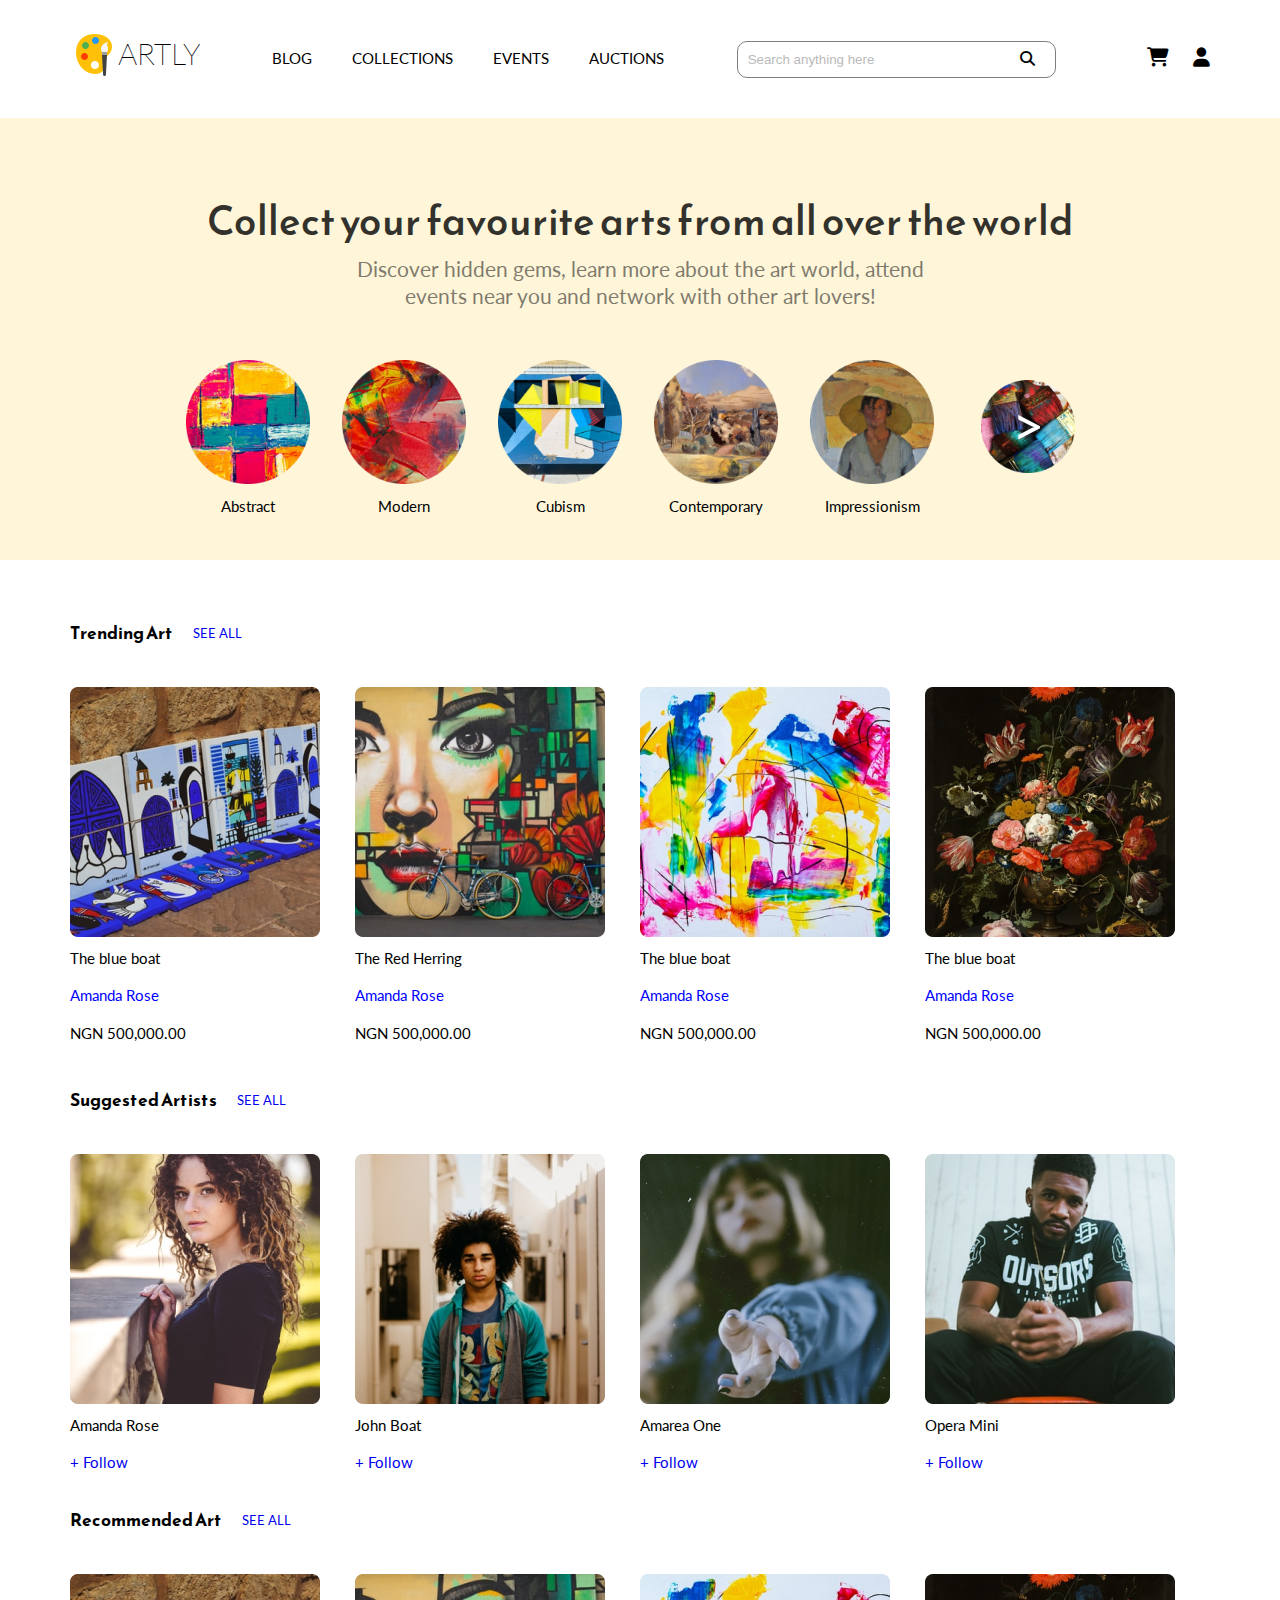
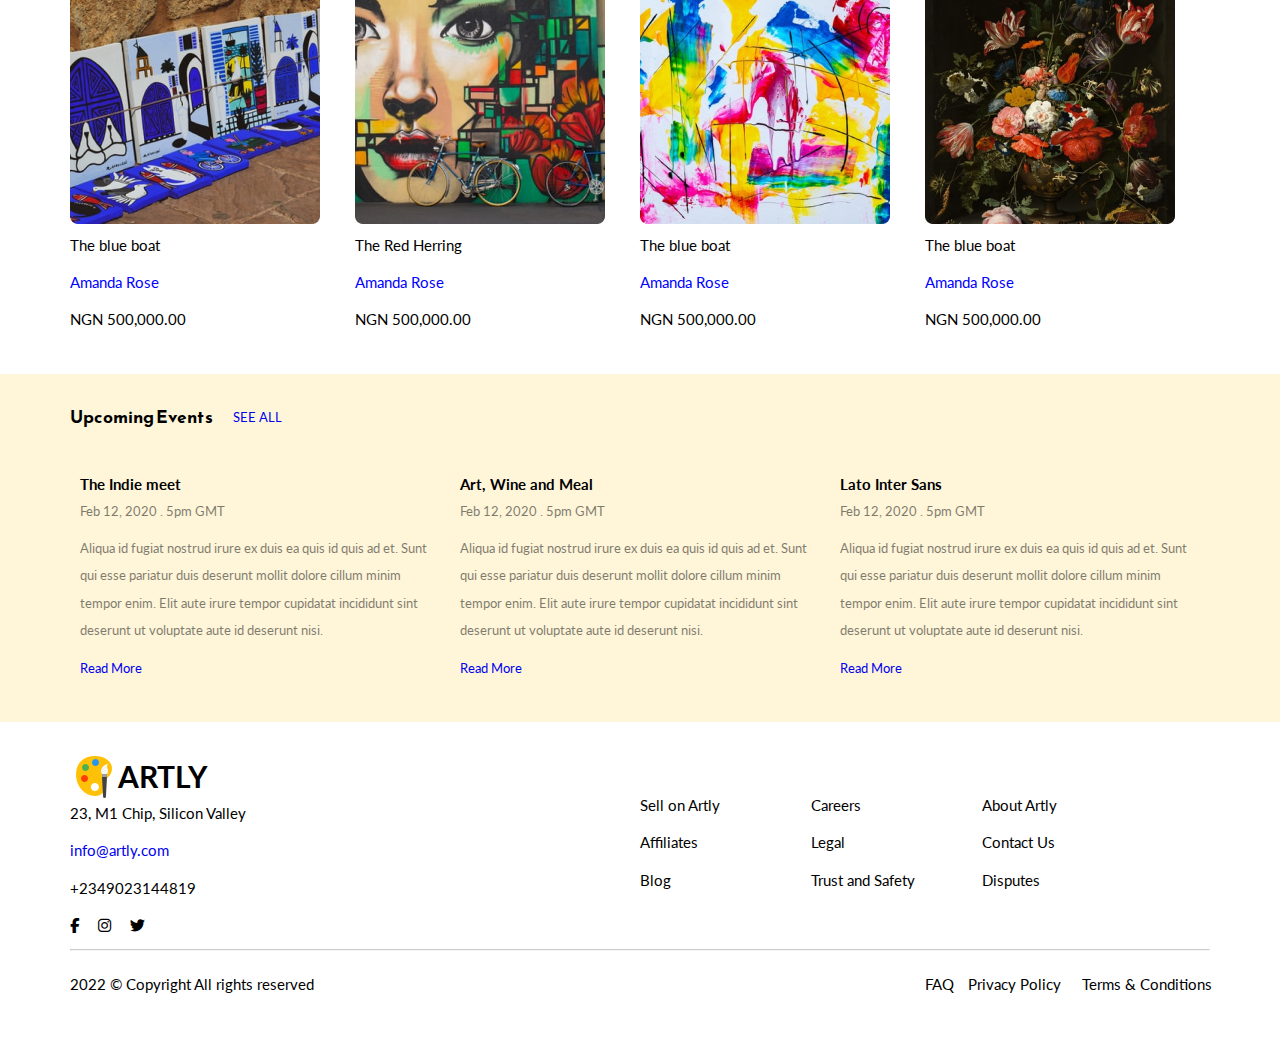
<file: index.html>
<!DOCTYPE html>
<html lang="en">
<head>
    <meta charset="UTF-8">
    <meta http-equiv="X-UA-Compatible" content="IE=edge">
    <meta name="viewport" content="width=device-width, initial-scale=1.0">
    <title>ARTLY</title>
    <link rel="stylesheet" href="/styles.css">
    <link rel="icon" href="/Images/favicon_io (2)/favicon-32x32.png">
    <link rel="stylesheet" href="https://cdnjs.cloudflare.com/ajax/libs/font-awesome/6.1.2/css/all.min.css">
</head>
<body>
    <header>
       <div class="container">
            <div class="nav-bar">
                <a href="/index.html">
                    <div class="logo">
                        <img src="/Images/Paint Palette With Brush.png" alt="logo">
                        <h1>ARTLY</h1>
                    </div>
                </a>
                <nav>
                    <ul>
                        <li><a href="/blog.html">BLOG</a></li>
                        <li><a href="#section2">COLLECTIONS</a></li>
                        <li><a href="#section3">EVENTS</a></li>
                        <li><a href="#">AUCTIONS</a></li>
                    </ul>
                </nav>
                <form action="">
                    <input type="text" name="text" placeholder="Search anything here">
                    <i class="fa-solid fa-magnifying-glass"></i>
                </form>
                <div class="nav-icons">
                   <a href="./cart.html"> <i class="fa-solid fa-cart-shopping"></i></a>
                    <a href="./profile.html"><i class="fa-solid fa-user"></i></a>
                </div>
            </div>
       </div>
    </header>
    <section id="section1">
        <div class="container">
            <div class="sec-head">
                <h1>Collect your favourite arts from all over the world</h1>
                <p class="sec-p">
                    Discover hidden gems, learn more about the art world, attend events near you and network with other art lovers!
                </p>
                <div class="sec-image">
                    <div>
                        <img src="/Images/Ellipse 1.png" alt="pic">
                        <p>Abstract</p>
                    </div>
                    <div>
                        <img src="/Images/Ellipse 2.png" alt="pic">
                        <p>Modern</p>
                    </div>
                    <div>
                        <img src="/Images/Ellipse 3.png" alt="pic">
                        <p>Cubism</p>
                    </div>
                    <div>
                        <img src="/Images/Ellipse 4.png" alt="pic">
                        <p>Contemporary</p>
                    </div>
                    <div>
                        <img src="/Images/Ellipse 5.png" alt="pic">
                        <p>Impressionism</p>
                    </div>
                    <div id="ellipse6">
                        <img class="ellipse" src="/Images/Ellipse 6.png" alt="pic">
                        <p>></p>
                    </div>
                </div>
            </div>
        </div>
    </section>
    <section id="section2">
        <div class="container">
            <div class="trending">
                <div class="trending-head">
                    <h3>Trending Art</h3>
                    <a class="see-link" href="#">SEE ALL</a>
                </div>
                <div class="trending-art">
                    <div>
                        <img src="/Images/Rectangle 114.png" alt="art">
                        <p>The blue boat</p>
                        <p class="amanda">Amanda Rose</p>
                        <p>NGN 500,000.00</p>
                    </div>
                    <div>
                        <a href="/herring.html">
                            <img src="/Images/Rectangle 115.png" alt="art">
                        </a>
                        <p>The Red Herring</p>
                        <p class="amanda">Amanda Rose</p>
                        <p>NGN 500,000.00</p>
                    </div>
                    <div>
                        <img src="/Images/Rectangle 116.png" alt="art">
                        <p>The blue boat</p>
                        <p class="amanda">Amanda Rose</p>
                        <p>NGN 500,000.00</p>
                    </div>
                    <div>
                        <img src="/Images/Rectangle 115 (1).png" alt="art">
                        <p>The blue boat</p>
                        <p class="amanda">Amanda Rose</p>
                        <p>NGN 500,000.00</p>
                    </div>
                </div>
            </div>


            <div class="artists">
                <div class="artists-head">
                    <h3>Suggested Artists</h3>
                    <a class="see-link" href="#">SEE ALL</a>
                </div>
                <div class="artists-pic">
                    <div>
                        <img src="/Images/Rectangle 117.png" alt="art">
                        <p>Amanda Rose</p>
                        <a href="#">+ Follow</a>
                    </div>
                    <div>
                        <img src="/Images/Rectangle 118.png" alt="art">
                        <p>John Boat</p>
                        <a href="#">+ Follow</a>
                    </div>
                    <div>
                        <img src="/Images/Rectangle 119.png" alt="art">
                        <p>Amarea One</p>
                        <a href="#">+ Follow</a>
                    </div>
                    <div>
                        <img src="/Images/Rectangle 120.png" alt="art">
                        <p>Opera Mini</p>
                        <a href="#">+ Follow</a>
                    </div>
                </div>
            </div>

            <div class="recommended">
                <div class="recommended-head">
                    <h3>Recommended Art</h3>
                    <a class="see-link" href="#">SEE ALL</a>
                </div>
                <div class="recommended-art">
                    <div>
                        <img src="/Images/Rectangle 114.png" alt="art">
                        <p>The blue boat</p>
                        <p class="amanda">Amanda Rose</p>
                        <p>NGN 500,000.00</p>
                    </div>
                    <div>
                        <a href="/herring.html"><img src="/Images/Rectangle 115.png" alt="art"></a>
                        <p>The Red Herring</p>
                        <p class="amanda">Amanda Rose</p>
                        <p>NGN 500,000.00</p>
                    </div>
                    <div>
                        <img src="/Images/Rectangle 116.png" alt="art">
                        <p>The blue boat</p>
                        <p class="amanda">Amanda Rose</p>
                        <p>NGN 500,000.00</p>
                    </div>
                    <div>
                        <img src="/Images/Rectangle 115 (1).png" alt="art">
                        <p>The blue boat</p>
                        <p class="amanda">Amanda Rose</p>
                        <p>NGN 500,000.00</p>
                    </div>
                </div>
            </div>
        </div>
    </section>
    <section id="section3">
        <div class="container">
            <div class="events">
                <div class="events-head">
                    <h3>Upcoming Events</h3>
                    <a href="#">SEE ALL</a>
                </div>
                <div class="events-card">
                    <div class="cards">
                        <div class="cards-head">
                            <h4>The Indie meet</h4>
                            <p>Feb 12, 2020 . 5pm GMT</p>
                        </div>
                        <p class="p">
                            Aliqua id fugiat nostrud irure ex duis ea quis id quis ad et. Sunt qui esse pariatur duis deserunt mollit dolore cillum minim tempor enim. Elit aute irure tempor cupidatat incididunt sint deserunt ut voluptate aute id deserunt nisi.
                        </p>
                        <a href="#">Read More</a>
                    </div>
                    <div class="cards">
                        <div class="cards-head">
                            <h4>Art, Wine and Meal</h4>
                            <p>Feb 12, 2020 . 5pm GMT</p>
                        </div>
                        <p class="p">
                            Aliqua id fugiat nostrud irure ex duis ea quis id quis ad et. Sunt qui esse pariatur duis deserunt mollit dolore cillum minim tempor enim. Elit aute irure tempor cupidatat incididunt sint deserunt ut voluptate aute id deserunt nisi.
                        </p>
                        <a href="#">Read More</a>
                    </div>
                    <div class="cards">
                        <div class="cards-head">
                            <h4>Lato Inter Sans</h4>
                            <p>Feb 12, 2020 . 5pm GMT</p>
                        </div>
                        <p class="p">
                            Aliqua id fugiat nostrud irure ex duis ea quis id quis ad et. Sunt qui esse pariatur duis deserunt mollit dolore cillum minim tempor enim. Elit aute irure tempor cupidatat incididunt sint deserunt ut voluptate aute id deserunt nisi.
                        </p>
                        <a href="#">Read More</a>
                    </div>
                </div>
            </div>
        </div>
    </section>
</body>
<footer>
    <div class="container">
        <div class="details">
            <div>
                <div class="contacts">
                    <a href="/index.html">
                        <div class="logo">
                            <img src="/Images/Paint Palette With Brush.png" alt="pic">
                            <h1>ARTLY</h1>
                        </div>
                    </a>
                    <p>23, M1 Chip, Silicon Valley</p>
                    <p><a href="mailto:info@artly.com">info@artly.com</a></p>
                    <p>+2349023144819</p>
                </div>    
                <div class="socials">
                    <i class="fa-brands fa-facebook-f"></i>
                    <i class="fa-brands fa-instagram"></i>
                    <i class="fa-brands fa-twitter"></i>
                </div>
           </div>
            <div>
                <ul>
                    <li>Sell on Artly</li>
                    <li>Careers</li>
                    <li>About Artly</li>
                    <li>Affiliates</li>
                    <li>Legal</li>
                    <li> Contact Us</li>
                    <li>Blog</li>
                    <li>Trust and Safety</li>
                    <li>Disputes</li>
                </ul>
            </div>
        </div>
        <hr>
        <div class="copyright">
            <p>2022 &copy; Copyright All rights reserved </p>
            <div>
                <ul>
                    <li>FAQ</li>
                    <li>Privacy Policy</li>
                    <li>Terms & Conditions</li>
                </ul>
            </div>
        </div>
    </div>
</footer>
</html>
</file>
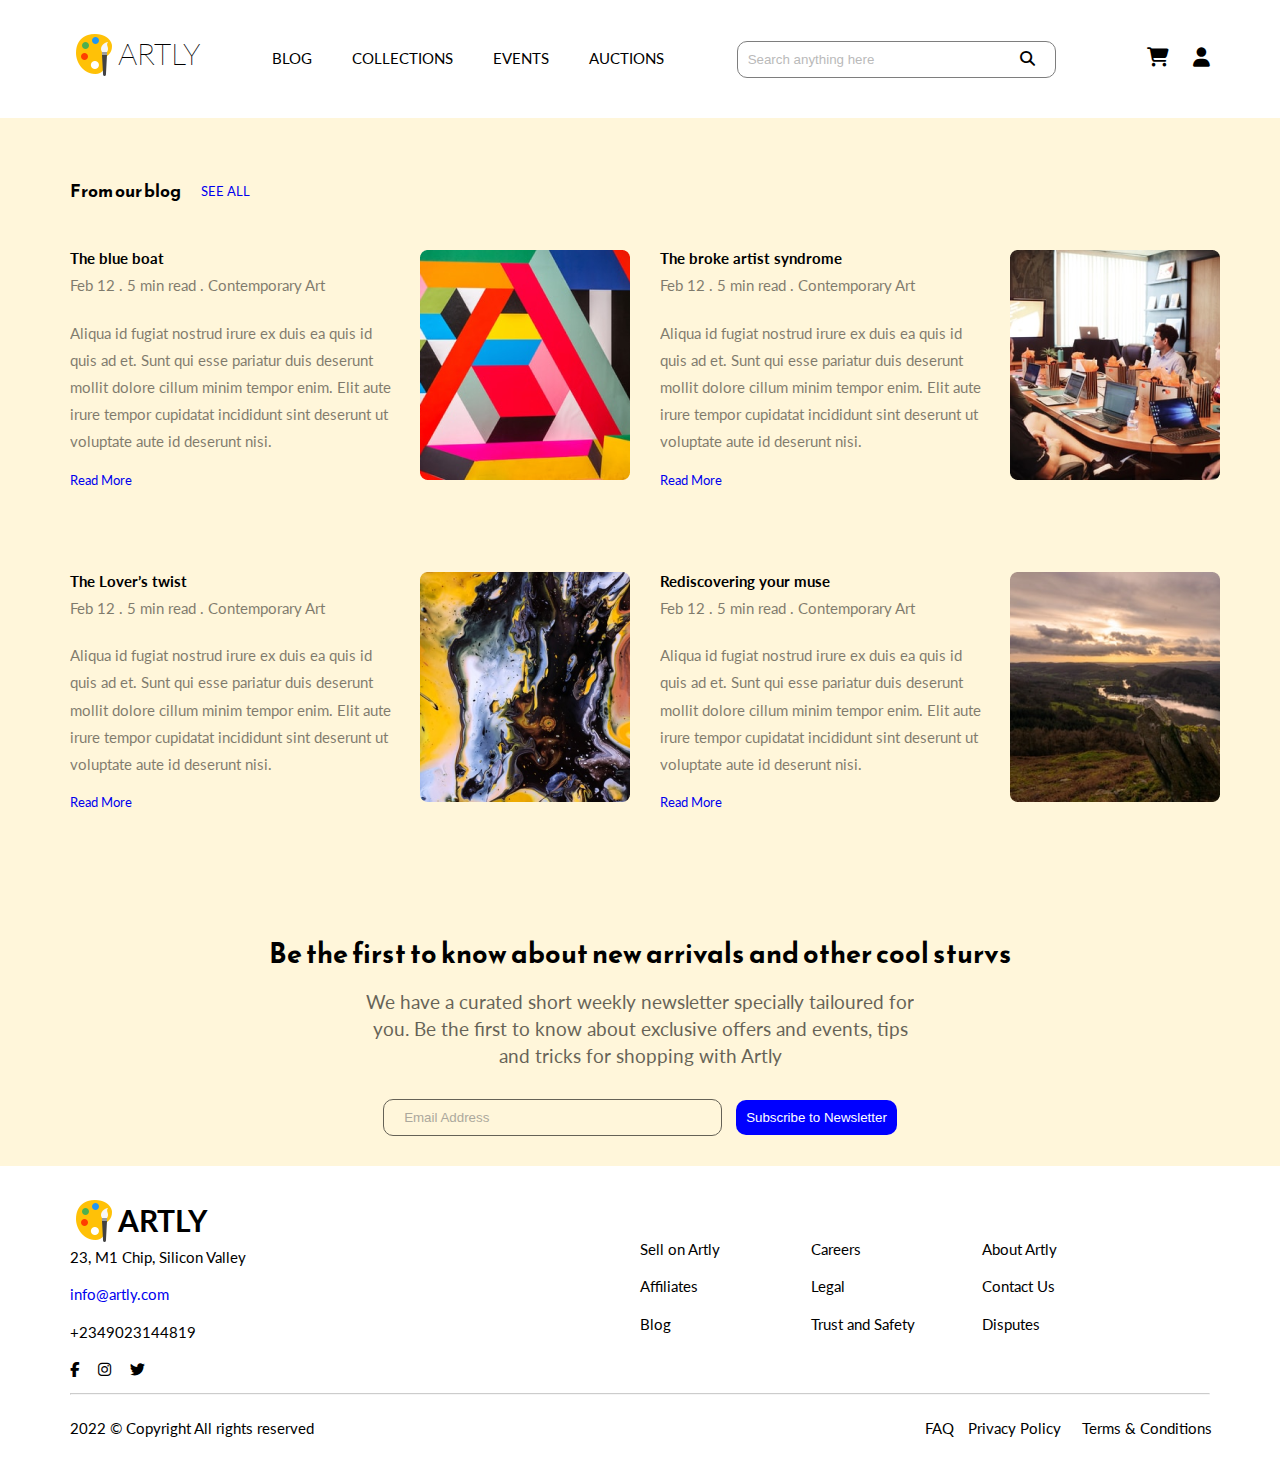
<file: blog.html>
<!DOCTYPE html>
<html lang="en">
<head>
    <meta charset="UTF-8">
    <meta http-equiv="X-UA-Compatible" content="IE=edge">
    <meta name="viewport" content="width=device-width, initial-scale=1.0">
    <title>ARTLY | BLOG</title>
    <link rel="stylesheet" href="/blog.css">
    <link rel="icon" href="/Images/favicon_io (2)/favicon-32x32.png">
    <link rel="stylesheet" href="https://cdnjs.cloudflare.com/ajax/libs/font-awesome/6.1.2/css/all.min.css">
</head>
<body>
    <header>
        <div class="container">
            <div class="nav-bar">
                <a href="/index.html">
                    <div class="logo">
                        <img src="/Images/Paint Palette With Brush.png" alt="logo">
                        <h1>ARTLY</h1>
                    </div>
                </a>
                 <nav>
                    <ul>
                        <li><a href="/blog.html">BLOG</a></li>
                        <li><a href="#">COLLECTIONS</a></li>
                        <li><a href="#">EVENTS</a></li>
                        <li><a href="#">AUCTIONS</a></li>
                    </ul>
                </nav>
                <form action="">
                    <input type="text" name="text" placeholder="Search anything here">
                    <i class="fa-solid fa-magnifying-glass"></i>
                </form>
                <div class="nav-icons">
                    <a href="./cart.html"> <i class="fa-solid fa-cart-shopping"></i></a>
                    <a href="./profile.html"><i class="fa-solid fa-user"></i></a>
                </div>
            </div>
        </div>
    </header>
    <section id="section1">
        <div class="container">
            <div class="blog">
                <h3>From our blog</h3>
                <a href="#">SEE ALL</a>
            </div>
            <div class="blog-cards">
                <div class="card">
                    <div class="card-head">
                        <h4>The blue boat</h4>
                        <p>Feb 12 . 5 min read . Contemporary Art</p>
                    </div>
                    <div class="card-body">
                        <div>
                            <p>
                                Aliqua id fugiat nostrud irure ex duis ea quis id quis ad et. Sunt qui esse pariatur duis deserunt mollit dolore cillum minim tempor enim. Elit aute irure tempor cupidatat incididunt sint deserunt ut voluptate aute id deserunt nisi.
                            </p>
                            <a href="#">Read More</a>
                        </div>
                        <div>
                            <img src="/Images/Rectangle 122.png" alt="">
                        </div>
                    </div>
                </div>
                <div class="card">
                    <div class="card-head">
                        <h4>The broke artist syndrome</h4>
                        <p>Feb 12 . 5 min read . Contemporary Art</p>
                    </div>
                    <div class="card-body">
                        <div>
                            <p>
                                Aliqua id fugiat nostrud irure ex duis ea quis id quis ad et. Sunt qui esse pariatur duis deserunt mollit dolore cillum minim tempor enim. Elit aute irure tempor cupidatat incididunt sint deserunt ut voluptate aute id deserunt nisi.
                            </p>
                            <a href="#">Read More</a>
                        </div>
                        <div>
                            <img src="/Images/Rectangle 123.png" alt="">
                        </div>
                    </div>
                </div>
                <div class="card">
                    <div class="card-head">
                        <h4>The Lover’s twist</h4>
                        <p>Feb 12 . 5 min read . Contemporary Art</p>
                    </div>
                    <div class="card-body">
                        <div>
                            <p>
                                Aliqua id fugiat nostrud irure ex duis ea quis id quis ad et. Sunt qui esse pariatur duis deserunt mollit dolore cillum minim tempor enim. Elit aute irure tempor cupidatat incididunt sint deserunt ut voluptate aute id deserunt nisi.
                            </p>
                            <a href="#">Read More</a>
                        </div>
                        <div>
                            <img src="/Images/Rectangle 124.png" alt="">
                        </div>
                    </div>
                </div>
                <div class="card">
                    <div>
                        <div class="card-head">
                            <h4>Rediscovering your muse</h4>
                            <p>Feb 12 . 5 min read . Contemporary Art</p>
                        </div>
                    </div>
                    <div class="card-body">
                        <div>
                            <p>
                                Aliqua id fugiat nostrud irure ex duis ea quis id quis ad et. Sunt qui esse pariatur duis deserunt mollit dolore cillum minim tempor enim. Elit aute irure tempor cupidatat incididunt sint deserunt ut voluptate aute id deserunt nisi.
                            </p>
                            <a href="#">Read More</a>
                        </div>
                        <div>
                            <img src="/Images/Rectangle 125.png" alt="">
                        </div>
                    </div>
                </div>
            </div>
        </div>
    </section>
    <section id="section2">
        <div class="container">
            <h1>Be the first to know about new arrivals and other cool sturvs</h1>
            <p>
                We have a curated short weekly newsletter specially tailoured for you. Be the first to know about exclusive offers and events, tips and tricks for shopping with Artly
            </p>
            <form action="">
                <input type="text" id="input" name="text" placeholder="Email Address">
                <input type="button" id="btn" name="button" value="Subscribe to Newsletter">
            </form>
        </div>
    </section>
</body>
<footer>
    <div class="container">
        <div class="details">
            <div>
                <div class="contacts">
                    <a href="/index.html">
                        <div class="logo">
                            <img src="/Images/Paint Palette With Brush.png" alt="pic">
                            <h1>ARTLY</h1>
                        </div>
                    </a>
                    <p>23, M1 Chip, Silicon Valley</p>
                    <p><a href="mailto:info@artly.com">info@artly.com</a></p>
                    <p>+2349023144819</p>
                </div>    
                <div class="socials">
                    <i class="fa-brands fa-facebook-f"></i>
                    <i class="fa-brands fa-instagram"></i>
                    <i class="fa-brands fa-twitter"></i>
                </div>
           </div>
            <div>
                <ul>
                    <li>Sell on Artly</li>
                    <li>Careers</li>
                    <li>About Artly</li>
                    <li>Affiliates</li>
                    <li>Legal</li>
                    <li> Contact Us</li>
                    <li>Blog</li>
                    <li>Trust and Safety</li>
                    <li>Disputes</li>
                </ul>
            </div>
        </div>
        <hr>
        <div class="copyright">
            <p>2022 &copy; Copyright All rights reserved </p>
            <div>
                <ul>
                    <li>FAQ</li>
                    <li>Privacy Policy</li>
                    <li>Terms & Conditions</li>
                </ul>
            </div>
        </div>
    </div>
</footer>
</html>
</file>
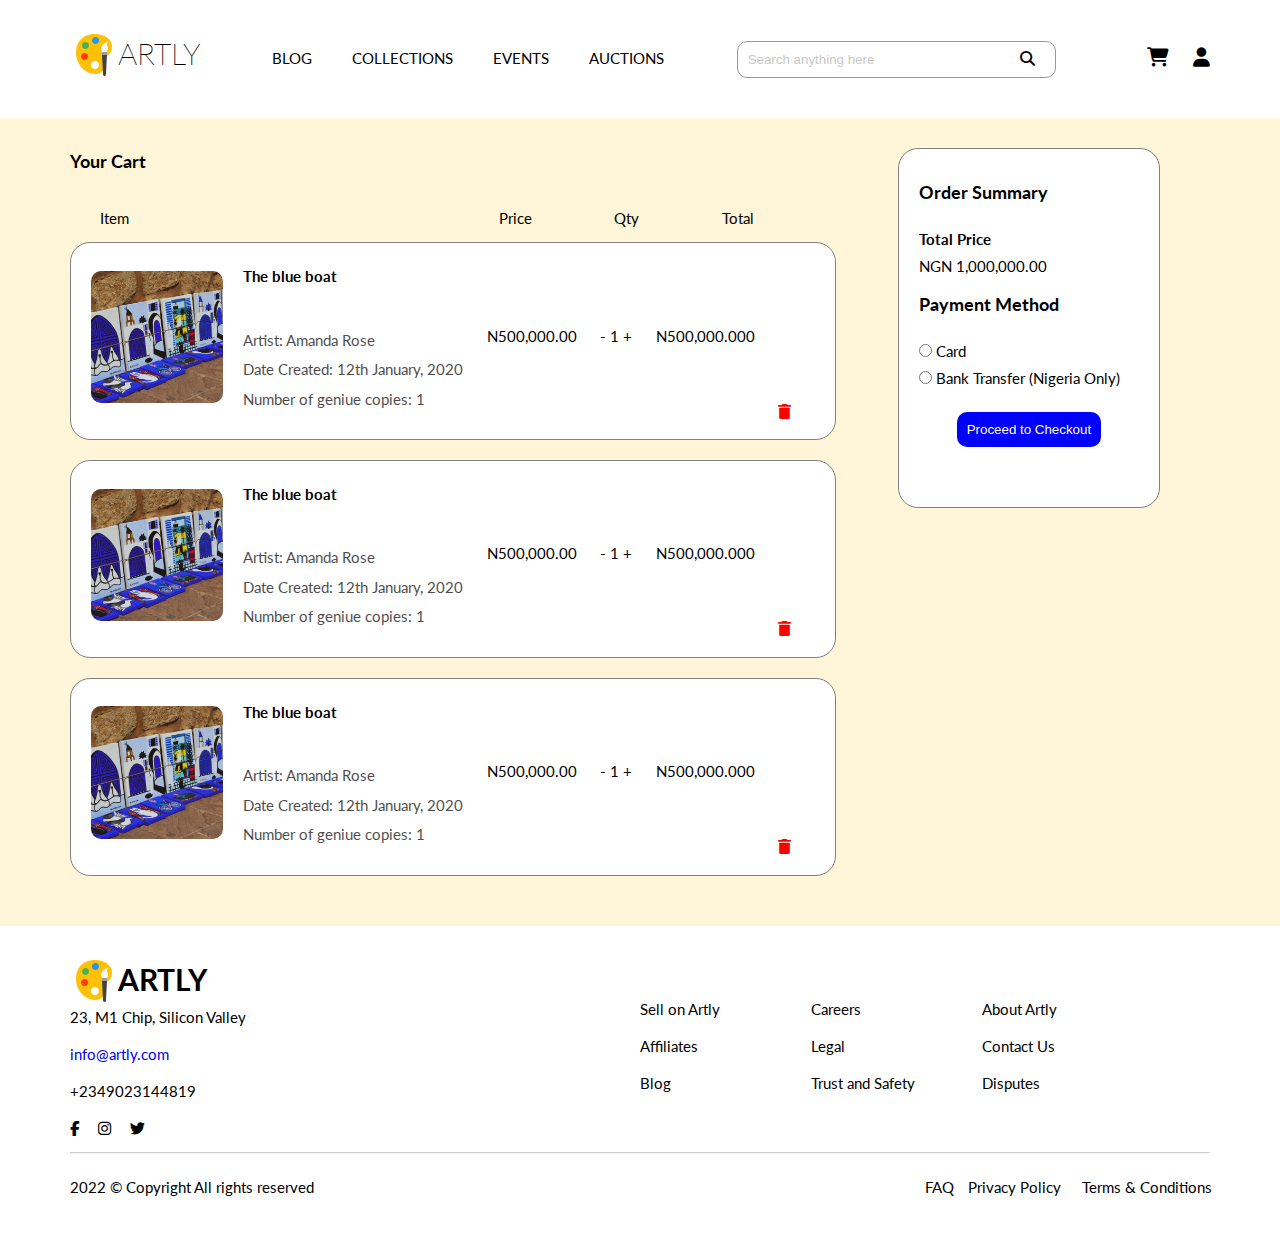
<file: cart.html>
<!DOCTYPE html>
<html lang="en">
<head>
    <meta charset="UTF-8">
    <meta http-equiv="X-UA-Compatible" content="IE=edge">
    <meta name="viewport" content="width=device-width, initial-scale=1.0">
    <title>ARTLY | CART</title>
    <link rel="stylesheet" href="/cart.css">
    <link rel="icon" href="/Images/favicon_io (2)/favicon-32x32.png">
    <link rel="stylesheet" href="https://cdnjs.cloudflare.com/ajax/libs/font-awesome/6.1.2/css/all.min.css">
</head>
<body>
    <header>
        <div class="container">
             <div class="nav-bar">
                 <a href="/index.html">
                     <div class="logo">
                         <img src="/Images/Paint Palette With Brush.png" alt="logo">
                         <h1>ARTLY</h1>
                     </div>
                 </a>
                 <nav>
                     <ul>
                         <li><a href="/blog.html">BLOG</a></li>
                         <li><a href="#">COLLECTIONS</a></li>
                         <li><a href="#">EVENTS</a></li>
                         <li><a href="#">AUCTIONS</a></li>
                     </ul>
                 </nav>
                 <form action="">
                     <input type="text" name="text" placeholder="Search anything here">
                     <i class="fa-solid fa-magnifying-glass"></i>
                 </form>
                 <div class="nav-icons">
                    <a href="./cart.html"> <i class="fa-solid fa-cart-shopping"></i></a>
                     <a href="./profile.html"><i class="fa-solid fa-user"></i></a>
                 </div>
             </div>
        </div>
     </header>
     <section>
        <div class="container">
            <div class="cart">
                <div class="cart-head">
                    <h3>Your Cart</h3>
                </div>
                <div class="cart-table">
                    <div class="cart-table-details">
                        <p class="item">Item</p>
                        <p>Price</p>
                        <p>Qty</p>
                        <p>Total</p>
                    </div>
                    <div class="cart-table-items">
                        <div class="item-img">
                            <div class="card-img">
                                <img src="/Images/Rectangle 114.png" alt="">
                            </div>
                           <div class="features">
                                <h4>The blue boat</h4>
                                <p>Artist: Amanda Rose</p>
                                <p>Date Created: 12th January, 2020</p>
                                <p>Number of geniue copies: 1</p>
                            </div>
                            <div class="price">
                                <p>N500,000.00</p>
                            </div>
                            <div class="qty">
                                <p>- 1 +</p>
                            </div>
                            <div class="total">
                                <p>N500,000.000</p>
                            </div>
                            <div>
                                <i class="fa-solid fa-trash"></i>
                            </div>
                       </div>
                    </div>
                    <div class="cart-table-items">
                        <div class="item-img">
                            <div class="card-img">
                                <img src="/Images/Rectangle 114.png" alt="">
                            </div>
                           <div class="features">
                                <h4>The blue boat</h4>
                                <p>Artist: Amanda Rose</p>
                                <p>Date Created: 12th January, 2020</p>
                                <p>Number of geniue copies: 1</p>
                            </div>
                            <div class="price">
                                <p>N500,000.00</p>
                            </div>
                            <div class="qty">
                                <p>- 1 +</p>
                            </div>
                            <div class="total">
                                <p>N500,000.000</p>
                            </div>
                            <div>
                                <i class="fa-solid fa-trash"></i>
                            </div>
                       </div>
                    </div>
                    <div class="cart-table-items">
                        <div class="item-img">
                            <div class="card-img">
                                <img src="/Images/Rectangle 114.png" alt="">
                            </div>
                           <div class="features">
                                <h4>The blue boat</h4>
                                <p>Artist: Amanda Rose</p>
                                <p>Date Created: 12th January, 2020</p>
                                <p>Number of geniue copies: 1</p>
                            </div>
                            <div class="price">
                                <p>N500,000.00</p>
                            </div>
                            <div class="qty">
                                <p>- 1 +</p>
                            </div>
                            <div class="total">
                                <p>N500,000.000</p>
                            </div>
                            <div>
                                <i class="fa-solid fa-trash"></i>
                            </div>
                       </div>
                    </div>
                </div>
            </div>
            <div class="summary">
                <h3>Order Summary</h3>
                <div>
                    <h4>Total Price</h4>
                    <p>NGN 1,000,000.00</p>
                </div>
                <div>
                    <h3>Payment Method</h3>
                    <form action="">
                        <input type="radio" name="payment" id="pay-card" value="card">
                        <label for="">Card</label> <br>
                        <input type="radio" name="payment" id="Bank-transfer" value="bank">
                        <label for="">Bank Transfer (Nigeria Only)</label>
                    </form>
                    <div class="btn-div">
                        <a href="./checkout1.html">
                            <button>Proceed to Checkout</button>
                        </a>
                    </div>
                </div>
            </div>
        </div>
     </section>
</body>
<footer>
    <div class="container">
        <div class="details">
            <div>
                <div class="contacts">
                    <a href="/index.html">
                        <div class="logo">
                            <img src="/Images/Paint Palette With Brush.png" alt="pic">
                            <h1>ARTLY</h1>
                        </div>
                    </a>
                    <p>23, M1 Chip, Silicon Valley</p>
                    <p><a href="mailto:info@artly.com">info@artly.com</a></p>
                    <p>+2349023144819</p>
                </div>    
                <div class="socials">
                    <i class="fa-brands fa-facebook-f"></i>
                    <i class="fa-brands fa-instagram"></i>
                    <i class="fa-brands fa-twitter"></i>
                </div>
           </div>
            <div>
                <ul>
                    <li>Sell on Artly</li>
                    <li>Careers</li>
                    <li>About Artly</li>
                    <li>Affiliates</li>
                    <li>Legal</li>
                    <li> Contact Us</li>
                    <li>Blog</li>
                    <li>Trust and Safety</li>
                    <li>Disputes</li>
                </ul>
            </div>
        </div>
        <hr>
        <div class="copyright">
            <p>2022 &copy; Copyright All rights reserved </p>
            <div>
                <ul>
                    <li>FAQ</li>
                    <li>Privacy Policy</li>
                    <li>Terms & Conditions</li>
                </ul>
            </div>
        </div>
    </div>
</footer>
</html>
</file>
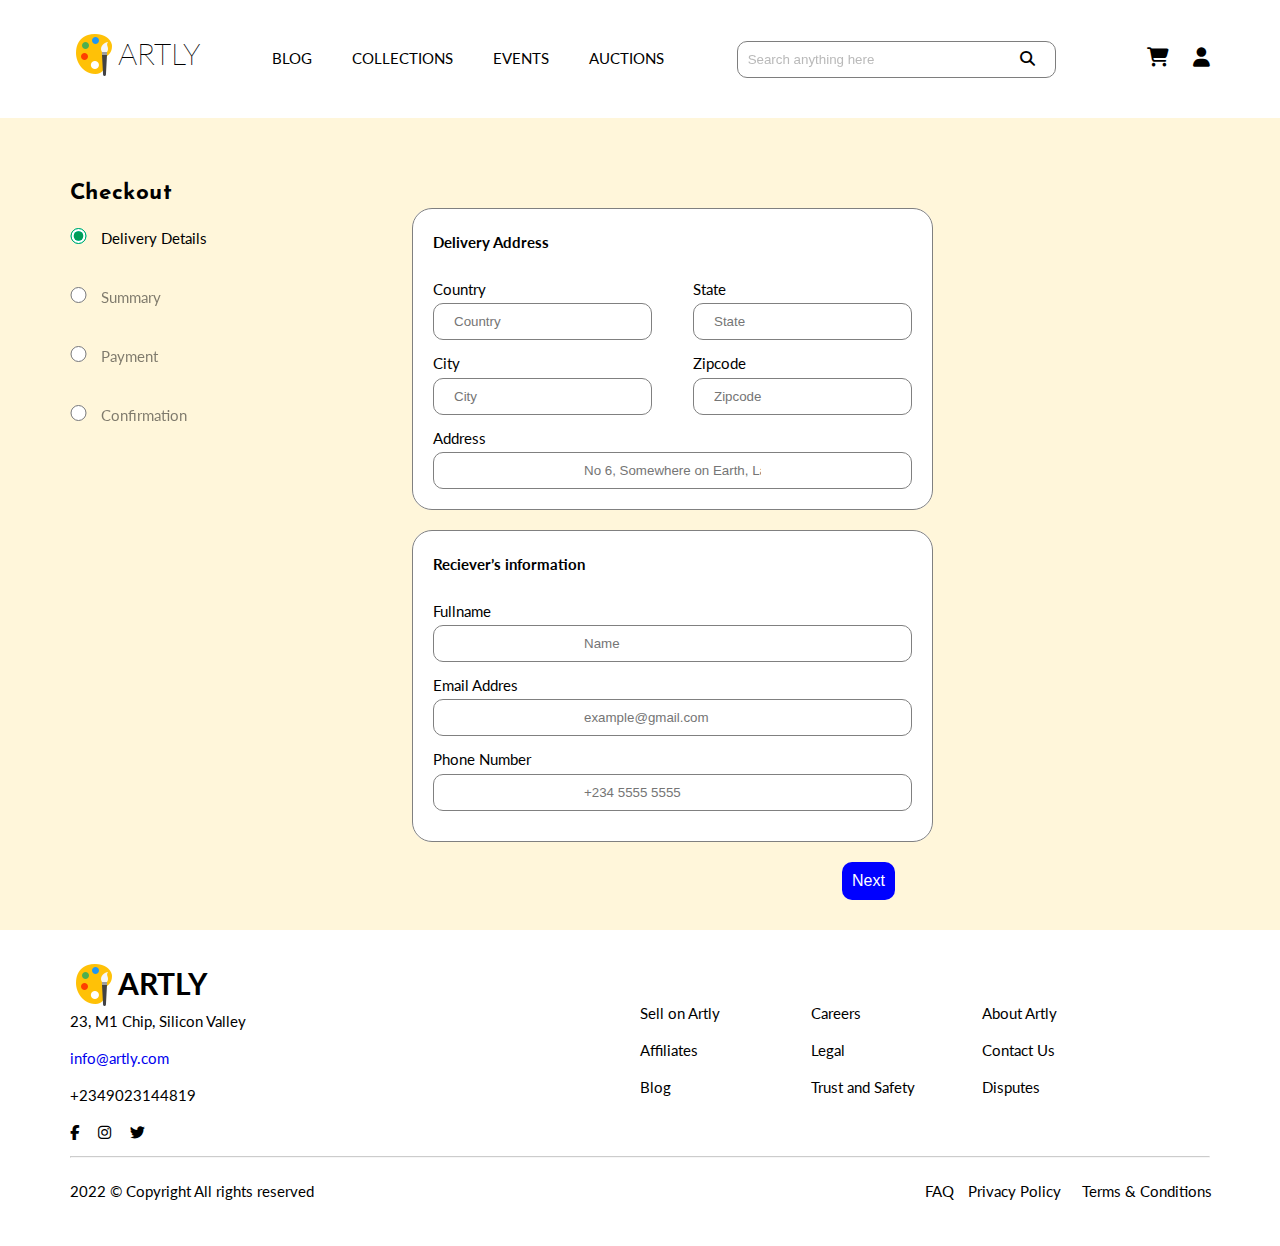
<file: checkout1.html>
<!DOCTYPE html>
<html lang="en">
<head>
    <meta charset="UTF-8">
    <meta http-equiv="X-UA-Compatible" content="IE=edge">
    <meta name="viewport" content="width=device-width, initial-scale=1.0">
    <title>ARTLY | CHECKOUT</title>
    <link rel="stylesheet" href="/checkout1.css">
    <link rel="icon" href="/Images/favicon_io (2)/favicon-32x32.png">
    <link rel="stylesheet" href="https://cdnjs.cloudflare.com/ajax/libs/font-awesome/6.1.2/css/all.min.css">
</head>
<body>
    <header>
        <div class="container">
             <div class="nav-bar">
                 <a href="/index.html">
                     <div class="logo">
                         <img src="/Images/Paint Palette With Brush.png" alt="logo">
                         <h1>ARTLY</h1>
                     </div>
                 </a>
                 <nav>
                     <ul>
                         <li><a href="/blog.html">BLOG</a></li>
                         <li><a href="#">COLLECTIONS</a></li>
                         <li><a href="#">EVENTS</a></li>
                         <li><a href="#">AUCTIONS</a></li>
                     </ul>
                 </nav>
                 <form action="">
                     <input type="text" name="text" placeholder="Search anything here">
                     <i class="fa-solid fa-magnifying-glass"></i>
                 </form>
                 <div class="nav-icons">
                    <a href="./cart.html"> <i class="fa-solid fa-cart-shopping"></i></a>
                     <a href="./profile.html"><i class="fa-solid fa-user"></i></a>
                 </div>
             </div>
        </div>
     </header>
     <section>
        <div class="container">
            <div class="aside-checkout">
                <h2>Checkout</h2>
                <form action="">
                    <div>
                        <input type="radio" name="delivery" checked>
                        <label>Delivery Details</label>
                    </div>
                    <div>
                        <input type="radio" name="Summary">
                        <label id="summary">Summary</label>
                    </div>
                    <div>
                        <input type="radio" name="Payment">
                        <label id="payment">Payment</label>
                    </div>
                    <div>
                        <input type="radio" name="Confirmation">
                        <label id="confirmation">Confirmation</label>
                    </div>
                </form>
            </div>
            <div class="checkout-form">
                <form action="">
                    <fieldset class="fieldset">
                        <h4>Delivery Address</h4>
                        <div class="form-fill-1">
                            <div>
                                <label for="text">Country</label> <br>
                                <input type="text" name="text" placeholder="Country">
                                
                            </div>
                            <div>
                                <label for="text">State</label> <br>
                                <input type="text" name="text" placeholder="State">
                            </div>
                        </div>
                        <div class="form-fill-2"> 
                            <div>
                                <label for="text">City</label> <br>
                                <input type="text" name="text" placeholder="City">
                            </div>
                            <div>
                                <label for="text">Zipcode</label> <br>
                                <input type="text" name="text" placeholder="Zipcode">
                            </div>
                        </div>
                        <div class="form-fill-3">
                            <label for="text">Address</label> <br>
                            <input type="text" name="address" placeholder="No 6, Somewhere on Earth, Lagos">
                        </div>
                    </fieldset>
                </form>

                <form action="">
                    <fieldset class="fieldset-2">
                        <h4>Reciever’s information</h4>
                        <label for="text">Fullname</label> <br>
                        <input type="text" name="text" placeholder="Name"> <br>
                        <label for="text">Email Addres</label> <br>
                        <input type="email" name="email" placeholder="example@gmail.com"> <br>
                        <label for="text">Phone Number</label> <br>
                        <input type="text" name="text" placeholder="+234 5555 5555"> <br>
                    </fieldset>
                </form>
                <div>
                    <a href="./checkout2.html">
                        <button>Next</button>
                    </a>
                </div>
            </div>
        </div>
     </section>
</body>
<footer>
    <div class="container">
        <div class="details">
            <div>
                <div class="contacts">
                    <a href="/index.html">
                        <div class="logo">
                            <img src="/Images/Paint Palette With Brush.png" alt="pic">
                            <h1>ARTLY</h1>
                        </div>
                    </a>
                    <p>23, M1 Chip, Silicon Valley</p>
                    <p><a href="mailto:info@artly.com">info@artly.com</a></p>
                    <p>+2349023144819</p>
                </div>    
                <div class="socials">
                    <i class="fa-brands fa-facebook-f"></i>
                    <i class="fa-brands fa-instagram"></i>
                    <i class="fa-brands fa-twitter"></i>
                </div>
           </div>
            <div>
                <ul>
                    <li>Sell on Artly</li>
                    <li>Careers</li>
                    <li>About Artly</li>
                    <li>Affiliates</li>
                    <li>Legal</li>
                    <li> Contact Us</li>
                    <li>Blog</li>
                    <li>Trust and Safety</li>
                    <li>Disputes</li>
                </ul>
            </div>
        </div>
        <hr>
        <div class="copyright">
            <p>2022 &copy; Copyright All rights reserved </p>
            <div>
                <ul>
                    <li>FAQ</li>
                    <li>Privacy Policy</li>
                    <li>Terms & Conditions</li>
                </ul>
            </div>
        </div>
    </div>
</footer>
</html>
</file>
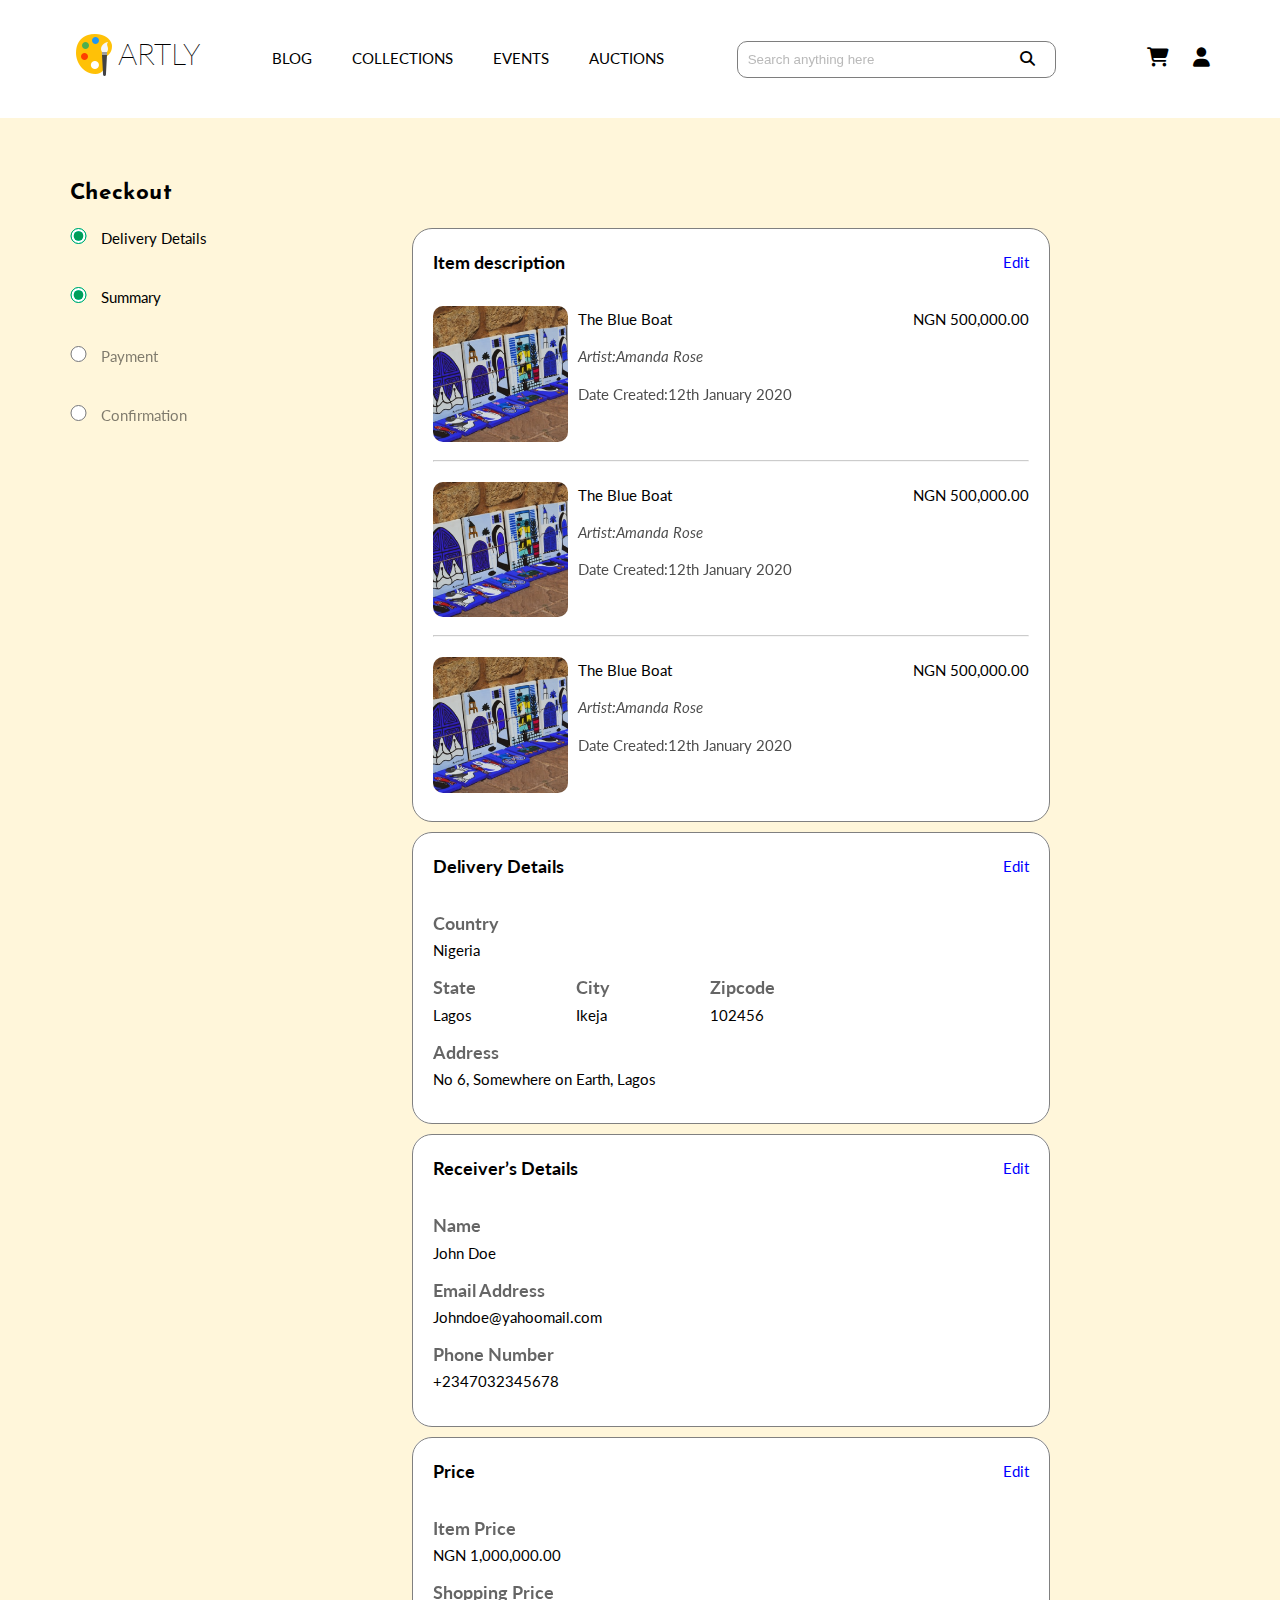
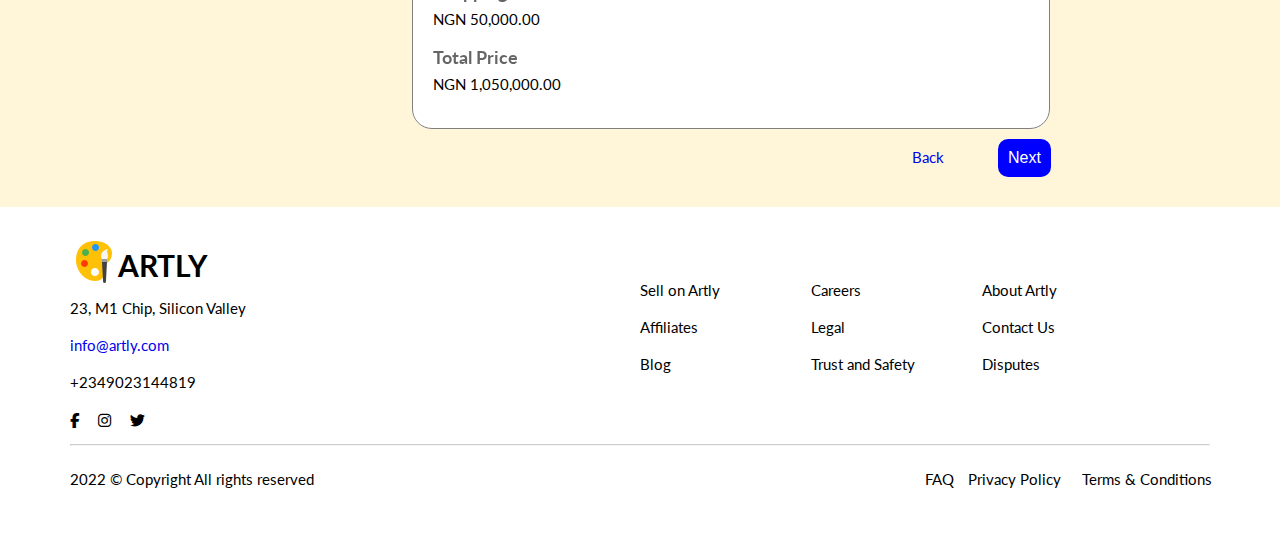
<file: checkout2.html>
<!DOCTYPE html>
<html lang="en">
<head>
    <meta charset="UTF-8">
    <meta http-equiv="X-UA-Compatible" content="IE=edge">
    <meta name="viewport" content="width=device-width, initial-scale=1.0">
    <title>ARTLY | CHECKOUT</title>
    <link rel="stylesheet" href="/checkout2.css">
    <link rel="icon" href="/Images/favicon_io (2)/favicon-32x32.png">
    <link rel="stylesheet" href="https://cdnjs.cloudflare.com/ajax/libs/font-awesome/6.1.2/css/all.min.css">
</head>
<body>
    <header>
        <div class="container">
             <div class="nav-bar">
                 <a href="/index.html">
                     <div class="logo">
                         <img src="/Images/Paint Palette With Brush.png" alt="logo">
                         <h1>ARTLY</h1>
                     </div>
                 </a>
                 <nav>
                     <ul>
                         <li><a href="/blog.html">BLOG</a></li>
                         <li><a href="#">COLLECTIONS</a></li>
                         <li><a href="#">EVENTS</a></li>
                         <li><a href="#">AUCTIONS</a></li>
                     </ul>
                 </nav>
                 <form action="">
                     <input type="text" name="text" placeholder="Search anything here">
                     <i class="fa-solid fa-magnifying-glass"></i>
                 </form>
                 <div class="nav-icons">
                    <a href="./cart.html"> <i class="fa-solid fa-cart-shopping"></i></a>
                     <a href="./profile.html"><i class="fa-solid fa-user"></i></a>
                 </div>
             </div>
        </div>
     </header>
     <section>
        <div class="container">
            <div class="aside-checkout">
                <h2>Checkout</h2>
                <form action="">
                    <div>
                        <input type="radio" name="delivery" checked>
                        <label>Delivery Details</label>
                    </div>
                    <div>
                        <input type="radio" name="Summary" checked>
                        <label>Summary</label>
                    </div>
                    <div>
                        <input type="radio" name="payment">
                        <label id="payment">Payment</label>
                    </div>
                    <div>
                        <input type="radio" name="Confirmation">
                        <label id="confirmation">Confirmation</label>
                    </div>
                </form>
            </div>
            <div class="checkout-form">
                <div class="items-selected">
                    <div class="header">
                        <h3>Item description</h3>
                        <p>Edit</p>
                    </div>
                    <div class="image-selected">
                       <div class="image">
                            <img src="./Images/Rectangle 114.png" alt="pic">
                       </div>
                       <div class="img-price">
                            <div>
                                <p>The Blue Boat</p>
                                <p class="artist"><em>Artist:Amanda Rose</em></p>
                                <p class="date">Date Created:12th January 2020</p>
                            </div>
                            <div>
                                <p>NGN 500,000.00</p>
                            </div>
                       </div>
                    </div>
                    <hr>

                    <div class="image-selected">
                        <div class="image">
                             <img src="./Images/Rectangle 114.png" alt="pic">
                        </div>
                        <div class="img-price">
                            <div>
                                <p>The Blue Boat</p>
                                <p class="artist"><em>Artist:Amanda Rose</em></p>
                                <p class="date">Date Created:12th January 2020</p>
                            </div>
                            <div>
                                <p>NGN 500,000.00</p>
                            </div>
                       </div>
                     </div>
                     <hr>

                     <div class="image-selected">
                        <div class="image">
                             <img src="./Images/Rectangle 114.png" alt="pic">
                        </div>
                        <div class="img-price">
                            <div>
                                <p>The Blue Boat</p>
                                <p class="artist"><em>Artist:Amanda Rose</em></p>
                                <p class="date">Date Created:12th January 2020</p>
                            </div>
                            <div class="price">
                                <p>NGN 500,000.00</p>
                            </div>
                       </div>
                     </div>

                </div>

                <fieldset>
                    <div class="header">
                        <h3>Delivery Details</h3>
                        <p>Edit</p>
                    </div>
                    <div class="info">
                        <div class="country">
                            <h3>Country</h3>
                            <p>Nigeria</p>
                        </div>
                        <div class="location">
                            <div>
                                <h3>State</h3>
                                <p>Lagos</p>
                            </div>
                            <div>
                                <h3>City</h3>
                                <p>Ikeja</p>
                            </div>
                            <div>
                                <h3>Zipcode</h3> 
                                <p>102456</p>
        
                            </div>
                        </div>
                        <div class="address">
                            <h3>Address</h3>
                            <p>No 6, Somewhere on Earth, Lagos</p>
    
                        </div>
                    </div>
                </fieldset>

                <fieldset>
                    <div class="header">
                        <h3>Receiver’s Details</h3>
                        <p>Edit</p>
                    </div>
                    <div class="info">
                        <div>
                            <h3>Name</h3>
                            <p>John Doe</p>
                        </div>
                        <div>
                            <div>
                                <h3>Email Address</h3>
                                <p>Johndoe@yahoomail.com</p>
                            </div>
                        </div>
                        <div>
                            <h3>Phone Number</h3>
                            <p>+2347032345678</p>
    
                        </div>
                    </div>
                </fieldset>

                <fieldset>
                    <div class="header">
                        <h3>Price</h3>
                        <p>Edit</p>
                    </div>
                    <div class="info">
                        <div>
                            <h3>Item Price</h3>
                            <p>NGN 1,000,000.00</p>
                        </div>
                        <div>
                            <div>
                                <h3>Shopping Price</h3>
                                <p>NGN 50,000.00</p>
                            </div>
                        </div>
                        <div>
                            <h3>Total Price</h3>
                            <p>NGN 1,050,000.00</p>
    
                        </div>
                    </div>
                </fieldset> 
               <div>
                    <a href="./checkout1.html">Back</a>
                    <a href="./checkout3.html">
                        <button>Next</button>
                    </a>
               </div>
            </div>
        </div>
     </section>
</body>
<footer>
    <div class="container">
        <div class="details">
            <div>
                <div class="contacts">
                    <a href="/index.html">
                        <div class="logo">
                            <img src="/Images/Paint Palette With Brush.png" alt="pic">
                            <h1>ARTLY</h1>
                        </div>
                    </a>
                    <p>23, M1 Chip, Silicon Valley</p>
                    <p><a href="mailto:info@artly.com">info@artly.com</a></p>
                    <p>+2349023144819</p>
                </div>    
                <div class="socials">
                    <i class="fa-brands fa-facebook-f"></i>
                    <i class="fa-brands fa-instagram"></i>
                    <i class="fa-brands fa-twitter"></i>
                </div>
           </div>
            <div>
                <ul>
                    <li>Sell on Artly</li>
                    <li>Careers</li>
                    <li>About Artly</li>
                    <li>Affiliates</li>
                    <li>Legal</li>
                    <li> Contact Us</li>
                    <li>Blog</li>
                    <li>Trust and Safety</li>
                    <li>Disputes</li>
                </ul>
            </div>
        </div>
        <hr>
        <div class="copyright">
            <p>2022 &copy; Copyright All rights reserved </p>
            <div>
                <ul>
                    <li>FAQ</li>
                    <li>Privacy Policy</li>
                    <li>Terms & Conditions</li>
                </ul>
            </div>
        </div>
    </div>
</footer>
</html>
</file>
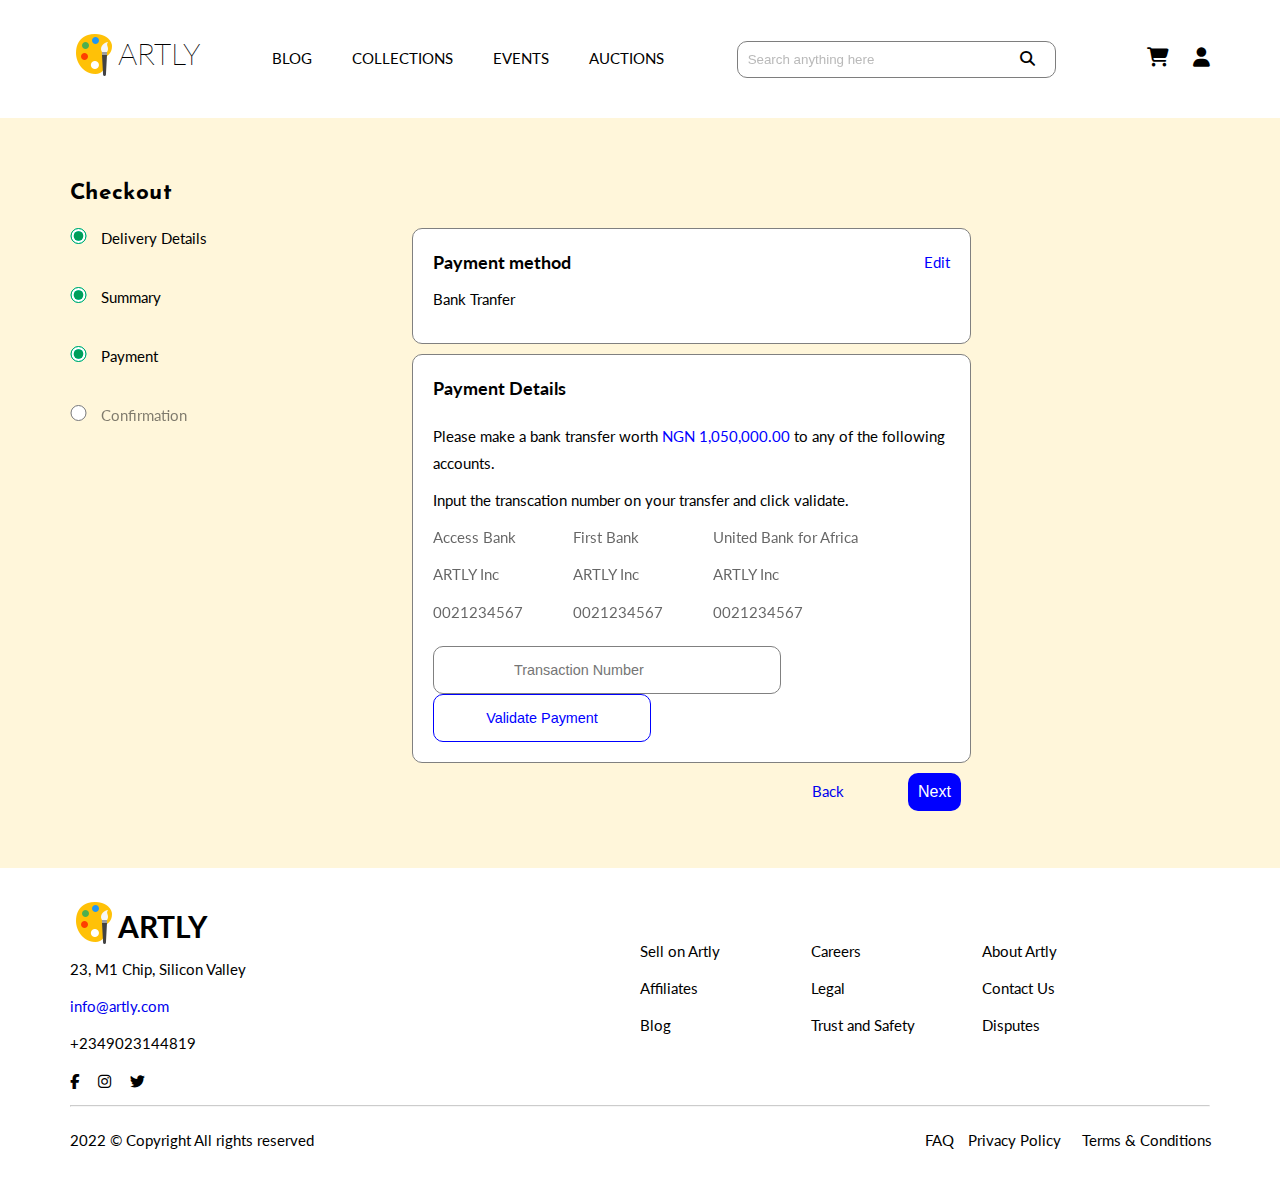
<file: checkout3.html>
<!DOCTYPE html>
<html lang="en">
<head>
    <meta charset="UTF-8">
    <meta http-equiv="X-UA-Compatible" content="IE=edge">
    <meta name="viewport" content="width=device-width, initial-scale=1.0">
    <title>ARTLY | CHECKOUT</title>
    <link rel="stylesheet" href="/checkout3.css">
    <link rel="icon" href="/Images/favicon_io (2)/favicon-32x32.png">
    <link rel="stylesheet" href="https://cdnjs.cloudflare.com/ajax/libs/font-awesome/6.1.2/css/all.min.css">
</head>
<body>
    <header>
        <div class="container">
             <div class="nav-bar">
                 <a href="/index.html">
                     <div class="logo">
                         <img src="/Images/Paint Palette With Brush.png" alt="logo">
                         <h1>ARTLY</h1>
                     </div>
                 </a>
                 <nav>
                     <ul>
                         <li><a href="/blog.html">BLOG</a></li>
                         <li><a href="#">COLLECTIONS</a></li>
                         <li><a href="#">EVENTS</a></li>
                         <li><a href="#">AUCTIONS</a></li>
                     </ul>
                 </nav>
                 <form action="">
                     <input type="text" name="text" placeholder="Search anything here">
                     <i class="fa-solid fa-magnifying-glass"></i>
                 </form>
                 <div class="nav-icons">
                    <a href="./cart.html"> <i class="fa-solid fa-cart-shopping"></i></a>
                     <a href="./profile.html"><i class="fa-solid fa-user"></i></a>
                 </div>
             </div>
        </div>
     </header>
     <section>
        <div class="container">
            <div class="aside-checkout">
                <h2>Checkout</h2>
                <form action="">
                    <div>
                        <input type="radio" name="delivery" checked>
                        <label>Delivery Details</label>
                    </div>
                    <div>
                        <input type="radio" name="Summary" checked>
                        <label>Summary</label>
                    </div>
                    <div>
                        <input type="radio" name="payment" checked>
                        <label>Payment</label>
                    </div>
                    <div>
                        <input type="radio" name="Confirmation">
                        <label id="confirmation">Confirmation</label>
                    </div>
                </form>
            </div>
            <div class="payment">
                <div class="payment-method">
                    <div>
                        <h3>Payment method</h3>
                        <p>Edit</p>
                    </div>
                    <p>Bank Tranfer</p>
                </div>
                <div class="payment-details">
                    <h3>Payment Details</h3>
                    <p>Please make a bank transfer worth <span>NGN 1,050,000.00</span> to any of the following accounts.</p>
                    <p> Input the transcation number on your transfer and click validate. </p>
                    <div class="banks">
                        <div>
                            <p>Access Bank</p>
                            <p>ARTLY Inc</p>
                            <p>0021234567</p>
                        </div>
                        <div>
                            <p>First Bank</p>
                            <p>ARTLY Inc</p>
                            <p>0021234567</p>
                        </div>
                        <div>
                            <p>United Bank for Africa</p>
                            <p>ARTLY Inc</p>
                            <p>0021234567</p>
                        </div>
                    </div>
                    <form action="">
                        <input type="text" class="input" placeholder="Transaction Number">
                        <input type="text" class="validate" value="Validate Payment">
                    </form>
                </div>
                <div>
                    <a href="./checkout2.html">Back</a>
                    <a href="./checkout4.html">
                        <button>Next</button>
                    </a>
               </div>
               <i class="fa-regular fa-badge-check"></i>
            </div>
    </section>
</body>
<footer>
    <div class="container">
        <div class="details">
            <div>
                <div class="contacts">
                    <a href="/index.html">
                        <div class="logo">
                            <img src="/Images/Paint Palette With Brush.png" alt="pic">
                            <h1>ARTLY</h1>
                        </div>
                    </a>
                    <p>23, M1 Chip, Silicon Valley</p>
                    <p><a href="mailto:info@artly.com">info@artly.com</a></p>
                    <p>+2349023144819</p>
                </div>    
                <div class="socials">
                    <i class="fa-brands fa-facebook-f"></i>
                    <i class="fa-brands fa-instagram"></i>
                    <i class="fa-brands fa-twitter"></i>
                </div>
           </div>
            <div>
                <ul>
                    <li>Sell on Artly</li>
                    <li>Careers</li>
                    <li>About Artly</li>
                    <li>Affiliates</li>
                    <li>Legal</li>
                    <li> Contact Us</li>
                    <li>Blog</li>
                    <li>Trust and Safety</li>
                    <li>Disputes</li>
                </ul>
            </div>
        </div>
        <hr>
        <div class="copyright">
            <p>2022 &copy; Copyright All rights reserved </p>
            <div>
                <ul>
                    <li>FAQ</li>
                    <li>Privacy Policy</li>
                    <li>Terms & Conditions</li>
                </ul>
            </div>
        </div>
    </div>
</footer>
</html>
</file>
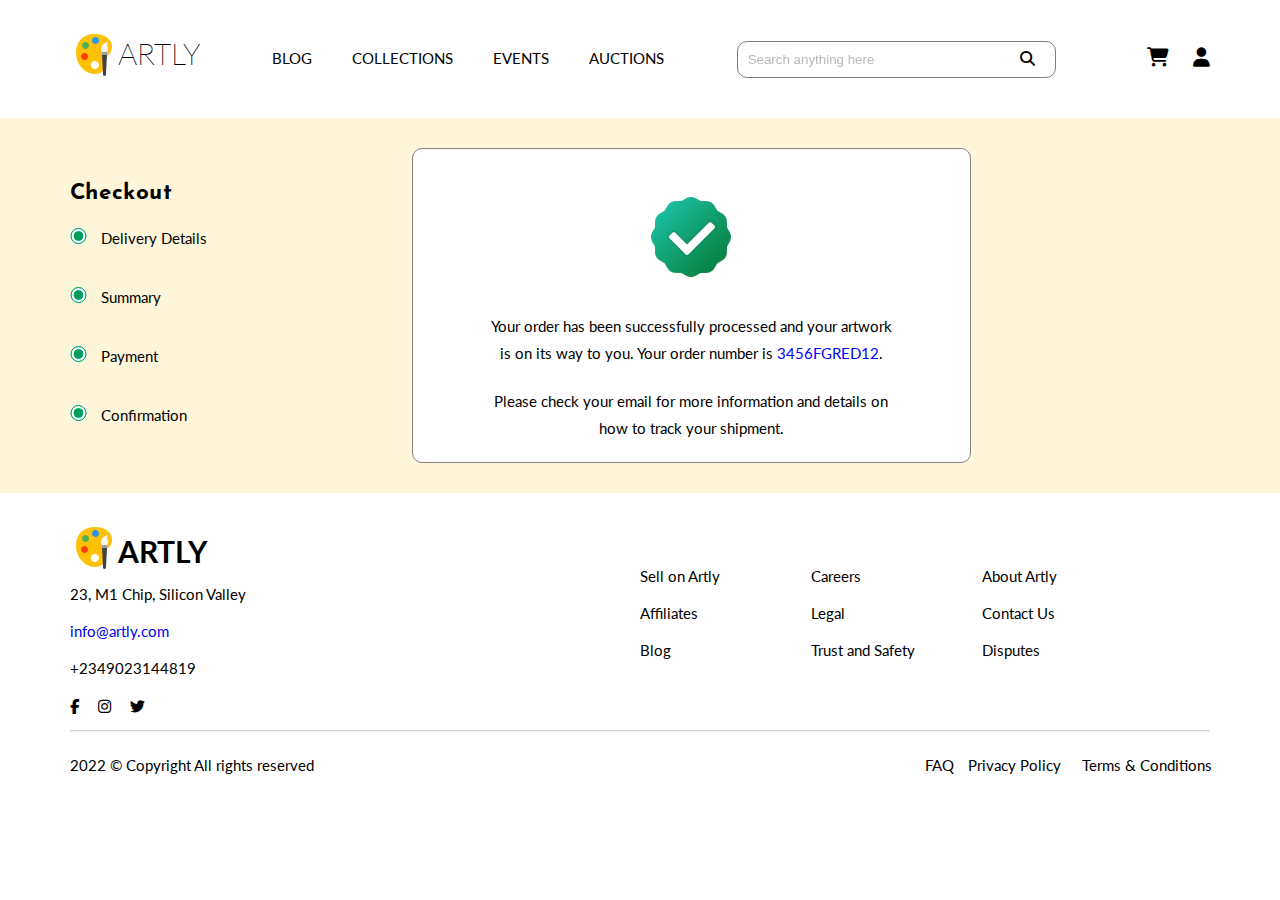
<file: checkout4.html>
<!DOCTYPE html>
<html lang="en">
<head>
    <meta charset="UTF-8">
    <meta http-equiv="X-UA-Compatible" content="IE=edge">
    <meta name="viewport" content="width=device-width, initial-scale=1.0">
    <title>ARTLY | CHECKOUT</title>
    <link rel="stylesheet" href="/checkout4.css">
    <link rel="icon" href="/Images/favicon_io (2)/favicon-32x32.png">
    <link rel="stylesheet" href="https://cdnjs.cloudflare.com/ajax/libs/font-awesome/6.1.2/css/all.min.css">
</head>
<body>
    <header>
        <div class="container">
             <div class="nav-bar">
                 <a href="/index.html">
                     <div class="logo">
                         <img src="/Images/Paint Palette With Brush.png" alt="logo">
                         <h1>ARTLY</h1>
                     </div>
                 </a>
                 <nav>
                     <ul>
                         <li><a href="/blog.html">BLOG</a></li>
                         <li><a href="#">COLLECTIONS</a></li>
                         <li><a href="#">EVENTS</a></li>
                         <li><a href="#">AUCTIONS</a></li>
                     </ul>
                 </nav>
                 <form action="">
                     <input type="text" name="text" placeholder="Search anything here">
                     <i class="fa-solid fa-magnifying-glass"></i>
                 </form>
                 <div class="nav-icons">
                    <a href="./cart.html"> <i class="fa-solid fa-cart-shopping"></i></a>
                     <a href="./profile.html"><i class="fa-solid fa-user"></i></a>
                 </div>
             </div>
        </div>
     </header>
     <section>
        <div class="container">
            <div class="aside-checkout">
                <h2>Checkout</h2>
                <form action="">
                    <div>
                        <input type="radio" name="delivery" checked>
                        <label>Delivery Details</label>
                    </div>
                    <div>
                        <input type="radio" name="Summary" checked>
                        <label>Summary</label>
                    </div>
                    <div>
                        <input type="radio" name="payment" checked>
                        <label>Payment</label>
                    </div>
                    <div>
                        <input type="radio" name="Confirmation" checked>
                        <label>Confirmation</label>
                    </div>
                </form>
            </div>
            <div class="confirm-order">
                <div>
                    <img src="./Images/icons8-verified-account-96.png" alt="">
                </div>
                <p class="order-code">
                    Your order has been successfully processed and your artwork is on its way to you. Your order number is <span>3456FGRED12</span>.
                </p>
                <p>
                    Please check your email for more information and details on how to track your shipment.
                </p>
                
                    
            </div>
    </section>
</body>
<footer>
    <div class="container">
        <div class="details">
            <div>
                <div class="contacts">
                    <a href="/index.html">
                        <div class="logo">
                            <img src="/Images/Paint Palette With Brush.png" alt="pic">
                            <h1>ARTLY</h1>
                        </div>
                    </a>
                    <p>23, M1 Chip, Silicon Valley</p>
                    <p><a href="mailto:info@artly.com">info@artly.com</a></p>
                    <p>+2349023144819</p>
                </div>    
                <div class="socials">
                    <i class="fa-brands fa-facebook-f"></i>
                    <i class="fa-brands fa-instagram"></i>
                    <i class="fa-brands fa-twitter"></i>
                </div>
           </div>
            <div>
                <ul>
                    <li>Sell on Artly</li>
                    <li>Careers</li>
                    <li>About Artly</li>
                    <li>Affiliates</li>
                    <li>Legal</li>
                    <li> Contact Us</li>
                    <li>Blog</li>
                    <li>Trust and Safety</li>
                    <li>Disputes</li>
                </ul>
            </div>
        </div>
        <hr>
        <div class="copyright">
            <p>2022 &copy; Copyright All rights reserved </p>
            <div>
                <ul>
                    <li>FAQ</li>
                    <li>Privacy Policy</li>
                    <li>Terms & Conditions</li>
                </ul>
            </div>
        </div>
    </div>
</footer>
</html>
</file>
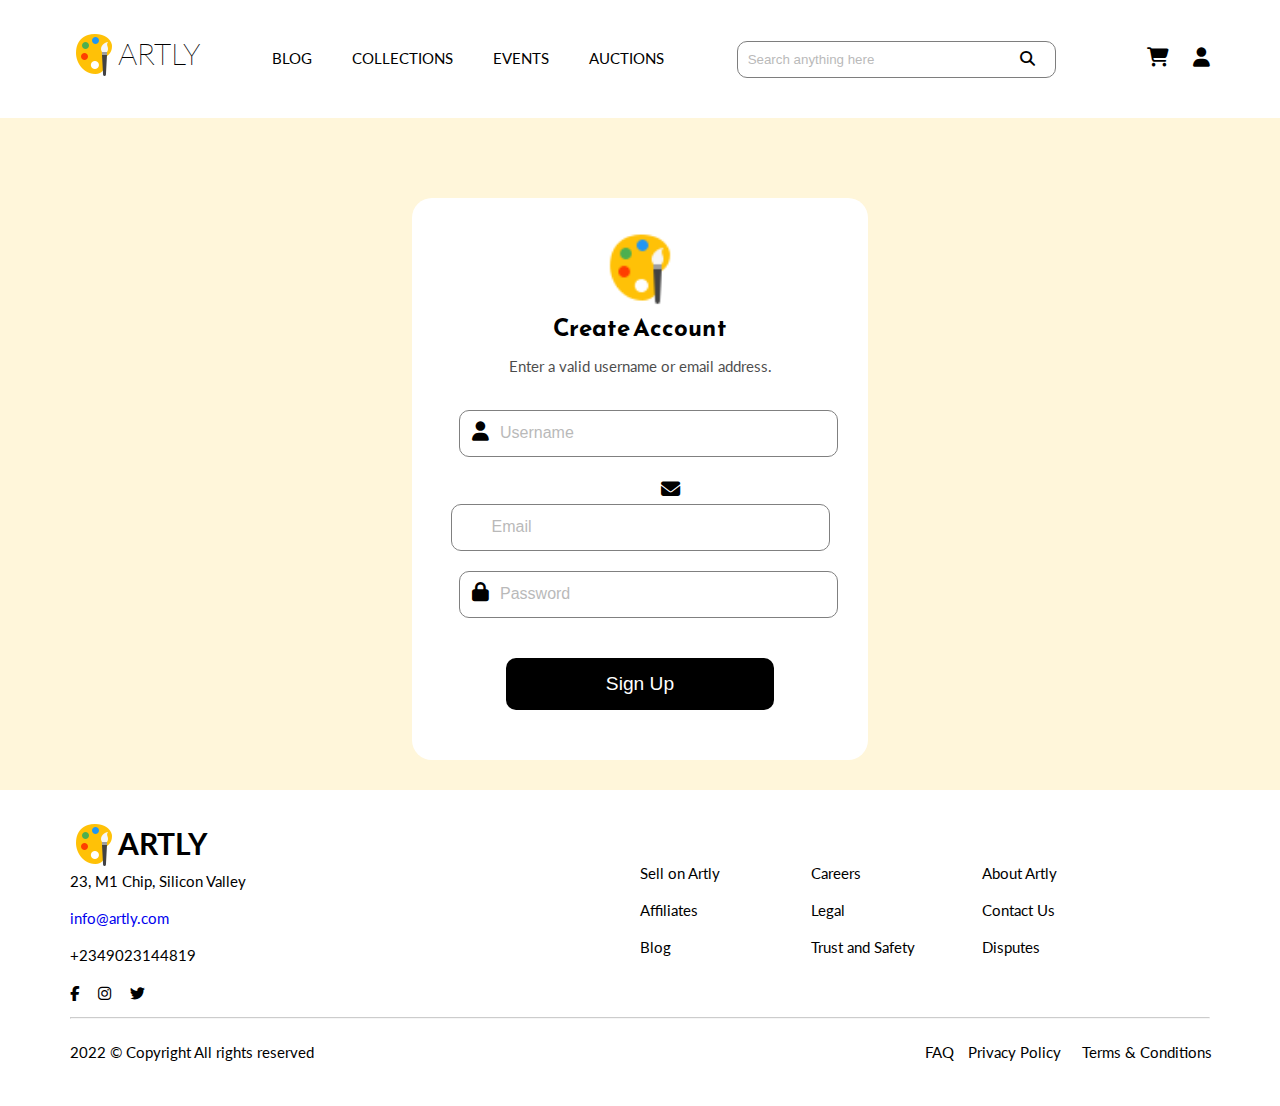
<file: create-account.html>
<!DOCTYPE html>
<html lang="en">
<head>
    <meta charset="UTF-8">
    <meta http-equiv="X-UA-Compatible" content="IE=edge">
    <meta name="viewport" content="width=device-width, initial-scale=1.0">
    <title>ARTLY | CREATE ACCOUNT</title>
    <link rel="stylesheet" href="/create-account.css">
    <link rel="icon" href="/Images/favicon_io (2)/favicon-32x32.png">
    <link rel="stylesheet" href="https://cdnjs.cloudflare.com/ajax/libs/font-awesome/6.1.2/css/all.min.css">
</head>
<body>
    <header>
        <div class="container">
             <div class="nav-bar">
                 <a href="/index.html">
                     <div class="logo">
                         <img src="/Images/Paint Palette With Brush.png" alt="logo">
                         <h1>ARTLY</h1>
                     </div>
                 </a>
                 <nav>
                     <ul>
                         <li><a href="/blog.html">BLOG</a></li>
                         <li><a href="#">COLLECTIONS</a></li>
                         <li><a href="#">EVENTS</a></li>
                         <li><a href="#">AUCTIONS</a></li>
                     </ul>
                 </nav>
                 <form action="">
                     <input type="text" name="text" placeholder="Search anything here">
                     <i class="fa-solid fa-magnifying-glass"></i>
                 </form>
                 <div class="nav-icons">
                    <a href="./cart.html"> <i class="fa-solid fa-cart-shopping"></i></a>
                     <a href="./profile.html"><i class="fa-solid fa-user"></i></a>
                 </div>
             </div>
        </div>
     </header>
     <section>
        <div class="container">
            <div class="create-form">
                <div class="logo-img">
                    <img src="/Images/Paint Palette With Brush.png" alt="logo">
                </div>
               <div class="header">
                <h1>Create Account</h1>
                <p>Enter a valid username or email address.</p>
               </div>
                <form action="">
                    <div>
                        <i class="fa-solid fa-user"></i><input type="text" name="text" placeholder="Username" class="user">
                    </div>
                    <div>
                        <i class="fa-solid fa-envelope"></i><input type="email" name="email" placeholder="Email" class="email">
                    </div>
                    <div>
                        <i class="fa-solid fa-lock"></i><input type="password" name="password" placeholder="Password" class="password">
                    </div>
                    <div>
                        <a href="./profile.html">
                            <input type="button" name="button" value="Sign Up" class="btn">
                        </a>
                    </div>
                </form>
            </div>
        </div>
     </section>
</body>
<footer>
    <div class="container">
        <div class="details">
            <div>
                <div class="contacts">
                    <a href="/index.html">
                        <div class="logo">
                            <img src="/Images/Paint Palette With Brush.png" alt="pic">
                            <h1>ARTLY</h1>
                        </div>
                    </a>
                    <p>23, M1 Chip, Silicon Valley</p>
                    <p><a href="mailto:info@artly.com">info@artly.com</a></p>
                    <p>+2349023144819</p>
                </div>    
                <div class="socials">
                    <i class="fa-brands fa-facebook-f"></i>
                    <i class="fa-brands fa-instagram"></i>
                    <i class="fa-brands fa-twitter"></i>
                </div>
           </div>
            <div>
                <ul>
                    <li>Sell on Artly</li>
                    <li>Careers</li>
                    <li>About Artly</li>
                    <li>Affiliates</li>
                    <li>Legal</li>
                    <li> Contact Us</li>
                    <li>Blog</li>
                    <li>Trust and Safety</li>
                    <li>Disputes</li>
                </ul>
            </div>
        </div>
        <hr>
        <div class="copyright">
            <p>2022 &copy; Copyright All rights reserved </p>
            <div>
                <ul>
                    <li>FAQ</li>
                    <li>Privacy Policy</li>
                    <li>Terms & Conditions</li>
                </ul>
            </div>
        </div>
    </div>
</footer>
</html>
</file>
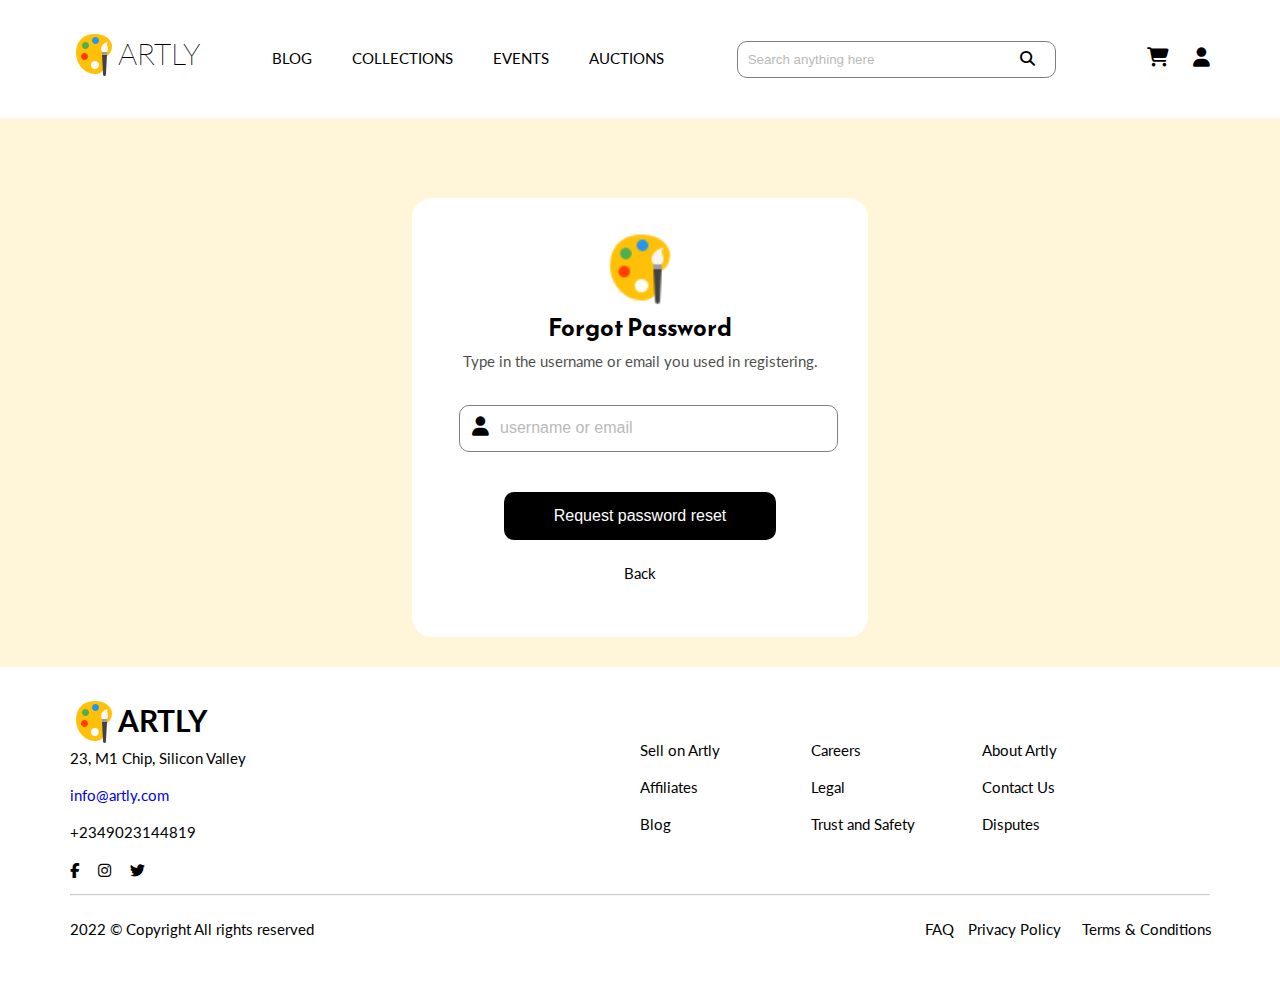
<file: forgot-password.html>
<!DOCTYPE html>
<html lang="en">
<head>
    <meta charset="UTF-8">
    <meta http-equiv="X-UA-Compatible" content="IE=edge">
    <meta name="viewport" content="width=device-width, initial-scale=1.0">
    <title>ARTLY | FORGOT PASSWORD</title>
    <link rel="stylesheet" href="/forgot-password.css">
    <link rel="icon" href="/Images/favicon_io (2)/favicon-32x32.png">
    <link rel="stylesheet" href="https://cdnjs.cloudflare.com/ajax/libs/font-awesome/6.1.2/css/all.min.css">
</head>
<body>
    <header>
        <div class="container">
             <div class="nav-bar">
                 <a href="/index.html">
                     <div class="logo">
                         <img src="/Images/Paint Palette With Brush.png" alt="logo">
                         <h1>ARTLY</h1>
                     </div>
                 </a>
                 <nav>
                     <ul>
                         <li><a href="/blog.html">BLOG</a></li>
                         <li><a href="#">COLLECTIONS</a></li>
                         <li><a href="#">EVENTS</a></li>
                         <li><a href="#">AUCTIONS</a></li>
                     </ul>
                 </nav>
                 <form action="">
                     <input type="text" name="text" placeholder="Search anything here">
                     <i class="fa-solid fa-magnifying-glass"></i>
                 </form>
                 <div class="nav-icons">
                    <a href="./cart.html"> <i class="fa-solid fa-cart-shopping"></i></a>
                     <a href="./profile.html"><i class="fa-solid fa-user"></i></a>
                 </div>
             </div>
        </div>
     </header>
     <section>
        <div class="container">
            <div class="forgot-form">
                <div class="logo-img">
                    <img src="/Images/Paint Palette With Brush.png" alt="logo">
                </div>
               <div class="header">
                    <h1>Forgot Password</h1>
                    <p>Type in the username or email you used in registering.</p>
               </div>
                <form action="">
                    <div>
                        <i class="fa-solid fa-user"></i><input type="email" name="email" placeholder="username or email" class="email">
                    </div>
                    <div>
                        <a href="./reset.html">
                            <input type="button" name="button" value="Request password reset" class="btn">
                        </a>
                    </div>
                    <div class="sign-in">
                        <a href="./profile.html">Back</a>
                    </div>
                </form>
            </div>
        </div>
     </section>
</body>
<footer>
    <div class="container">
        <div class="details">
            <div>
                <div class="contacts">
                    <a href="/index.html">
                        <div class="logo">
                            <img src="/Images/Paint Palette With Brush.png" alt="pic">
                            <h1>ARTLY</h1>
                        </div>
                    </a>
                    <p>23, M1 Chip, Silicon Valley</p>
                    <p><a href="mailto:info@artly.com">info@artly.com</a></p>
                    <p>+2349023144819</p>
                </div>    
                <div class="socials">
                    <i class="fa-brands fa-facebook-f"></i>
                    <i class="fa-brands fa-instagram"></i>
                    <i class="fa-brands fa-twitter"></i>
                </div>
           </div>
            <div>
                <ul>
                    <li>Sell on Artly</li>
                    <li>Careers</li>
                    <li>About Artly</li>
                    <li>Affiliates</li>
                    <li>Legal</li>
                    <li> Contact Us</li>
                    <li>Blog</li>
                    <li>Trust and Safety</li>
                    <li>Disputes</li>
                </ul>
            </div>
        </div>
        <hr>
        <div class="copyright">
            <p>2022 &copy; Copyright All rights reserved </p>
            <div>
                <ul>
                    <li>FAQ</li>
                    <li>Privacy Policy</li>
                    <li>Terms & Conditions</li>
                </ul>
            </div>
        </div>
    </div>
</footer>
</html>
</file>
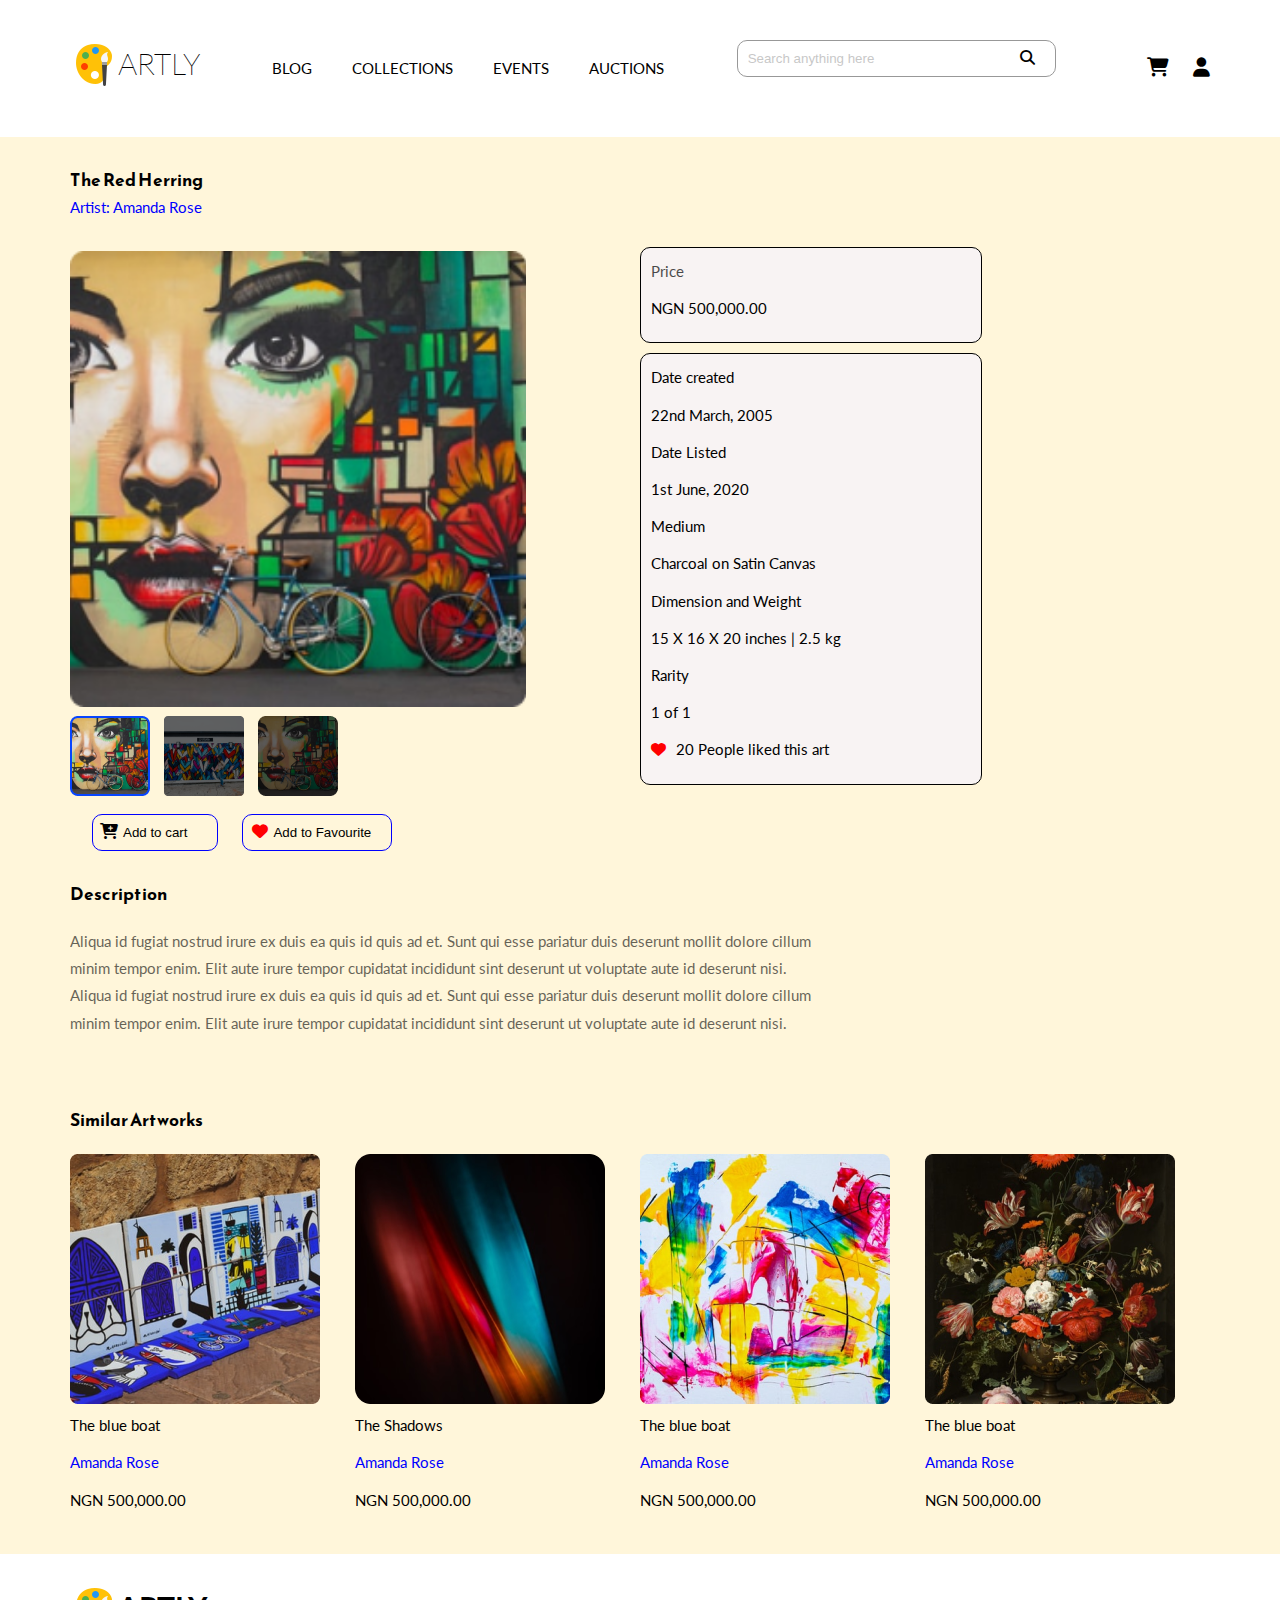
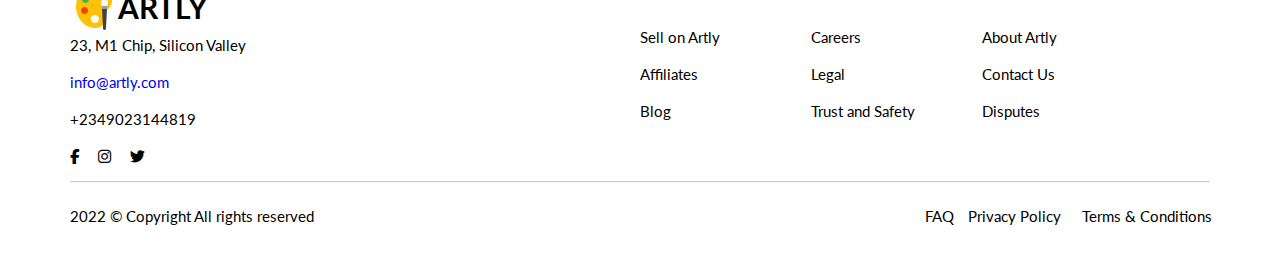
<file: herring.html>
<!DOCTYPE html>
<html lang="en">
<head>
    <meta charset="UTF-8">
    <meta http-equiv="X-UA-Compatible" content="IE=edge">
    <meta name="viewport" content="width=device-width, initial-scale=1.0">
    <title>ARTLY | RED HERRING</title>
    <link rel="stylesheet" href="/herring.css">
    <link rel="icon" href="/Images/favicon_io (2)/favicon-32x32.png">
    <link rel="stylesheet" href="https://cdnjs.cloudflare.com/ajax/libs/font-awesome/6.1.2/css/all.min.css">
</head>
<body>
    <header>
        <div class="container">
             <div class="nav-bar">
                 <a href="/index.html">
                     <div class="logo">
                         <img src="/Images/Paint Palette With Brush.png" alt="logo">
                         <h1>ARTLY</h1>
                     </div>
                 </a>
                 <nav>
                     <ul>
                         <li><a href="/blog.html">BLOG</a></li>
                         <li><a href="#">COLLECTIONS</a></li>
                         <li><a href="#">EVENTS</a></li>
                         <li><a href="#">AUCTIONS</a></li>
                     </ul>
                 </nav>
                 <form action="">
                     <input type="text" name="text" placeholder="Search anything here">
                     <i class="fa-solid fa-magnifying-glass"></i>
                 </form>
                 <div class="nav-icons">
                    <a href="./cart.html"> <i class="fa-solid fa-cart-shopping"></i></a>
                     <a href="./profile.html"><i class="fa-solid fa-user"></i></a>
                 </div>
             </div>
        </div>
    </header>
    <section id="section1">
        <div class="container">
            <div>
                <div id="container-head">
                    <h3>The Red Herring</h3>
                    <p>Artist: Amanda Rose</p>
                </div>
                <div class="herring-art">
                    <div id="red-herring">
                        <img src="/Images/Rectangle 115.png" alt="pic">
                    </div>
                    <div class="herring-art-preview">
                        <img src="/Images/Rectangle 564.png" alt="pic">
                        <img src="/Images/Rectangle 563.png" alt="pic">
                        <img src="/Images/Rectangle 567.png" alt="pic">
                    </div>
                </div>
                <form action="">
                    <i class="fa-solid fa-cart-plus"></i>
                    <input type="button" id="cart" name="button" value="Add to cart">
                    <i class="fa-solid fa-heart"></i>
                    <input type="button" id="favourite" name="button" value="Add to Favourite">
                </form>
            </div>
            <div class="aside">
                <div class="price">
                    <p>Price</p>
                    <p>NGN 500,000.00</p>
                </div>
                <div class="herring-details">
                    <div>
                        <p>Date created</p>
                        <p>22nd March, 2005</p>
                    </div>
                    <div>
                        <p>Date Listed</p>
                        <p>1st June, 2020</p>
                    </div>
                    <div>
                        <p>Medium</p>
                        <p>Charcoal on Satin Canvas</p>
                    </div>
                    <div>
                        <p>Dimension and Weight</p>
                        <p>15 X 16 X 20 inches | 2.5 kg</p>
                    </div>
                    <p>Rarity</p>
                    <p>1 of 1</p>
                    <p><i class="fa-solid fa-heart"></i>20 People liked this art</p>
                </div>
            </div>
            <div class="description">
                <h3>Description</h3>
                <p>Aliqua id fugiat nostrud irure ex duis ea quis id quis ad et. Sunt qui esse pariatur duis deserunt mollit dolore cillum minim tempor enim. Elit aute irure tempor cupidatat incididunt sint deserunt ut voluptate aute id deserunt nisi. Aliqua id fugiat nostrud irure ex duis ea quis id quis ad et. Sunt qui esse pariatur duis deserunt mollit dolore cillum minim tempor enim. Elit aute irure tempor cupidatat incididunt sint deserunt ut voluptate aute id deserunt nisi.</p>
            </div>
        </div>
    </section>
    <section id="section2">
        <div class="container">
            <h3>Similar Artworks</h3>
            <div class="art-cards">
                <div class="cards">
                    <img src="/Images/Rectangle 114.png" alt="pic">
                    <p>The blue boat</p>
                    <p class="amanda">Amanda Rose</p>
                    <p>NGN 500,000.00</p>
                </div>

                <div class="cards">
                    <img src="/Images/Rectangle 565.png" alt="pic">
                    <p>The Shadows</p>
                    <p class="amanda">Amanda Rose</p>
                    <p>NGN 500,000.00</p>
                </div>

                <div class="cards">
                    <img src="/Images/Rectangle 116.png" alt="pic">
                    <p>The blue boat</p>
                    <p class="amanda">Amanda Rose</p>
                    <p>NGN 500,000.00</p>
                </div>

                <div class="cards">
                    <img src="/Images/Rectangle 115 (1).png" alt="pic">
                    <p>The blue boat</p>
                    <p class="amanda">Amanda Rose</p>
                    <p>NGN 500,000.00</p>
                </div>
            </div>
        </div>
    </section>
</body>
<footer>
    <div class="container">
        <div class="details">
            <div>
                <div class="contacts">
                    <a href="/index.html">
                        <div class="logo">
                            <img src="/Images/Paint Palette With Brush.png" alt="pic">
                            <h1>ARTLY</h1>
                        </div>
                    </a>
                    <p>23, M1 Chip, Silicon Valley</p>
                    <p><a href="mailto:info@artly.com">info@artly.com</a></p>
                    <p>+2349023144819</p>
                </div>    
                <div class="socials">
                    <i class="fa-brands fa-facebook-f"></i>
                    <i class="fa-brands fa-instagram"></i>
                    <i class="fa-brands fa-twitter"></i>
                </div>
           </div>
            <div>
                <ul>
                    <li>Sell on Artly</li>
                    <li>Careers</li>
                    <li>About Artly</li>
                    <li>Affiliates</li>
                    <li>Legal</li>
                    <li> Contact Us</li>
                    <li>Blog</li>
                    <li>Trust and Safety</li>
                    <li>Disputes</li>
                </ul>
            </div>
        </div>
        <hr>
        <div class="copyright">
            <p>2022 &copy; Copyright All rights reserved </p>
            <div>
                <ul>
                    <li>FAQ</li>
                    <li>Privacy Policy</li>
                    <li>Terms & Conditions</li>
                </ul>
            </div>
        </div>
    </div>
</footer>
</html>
</file>
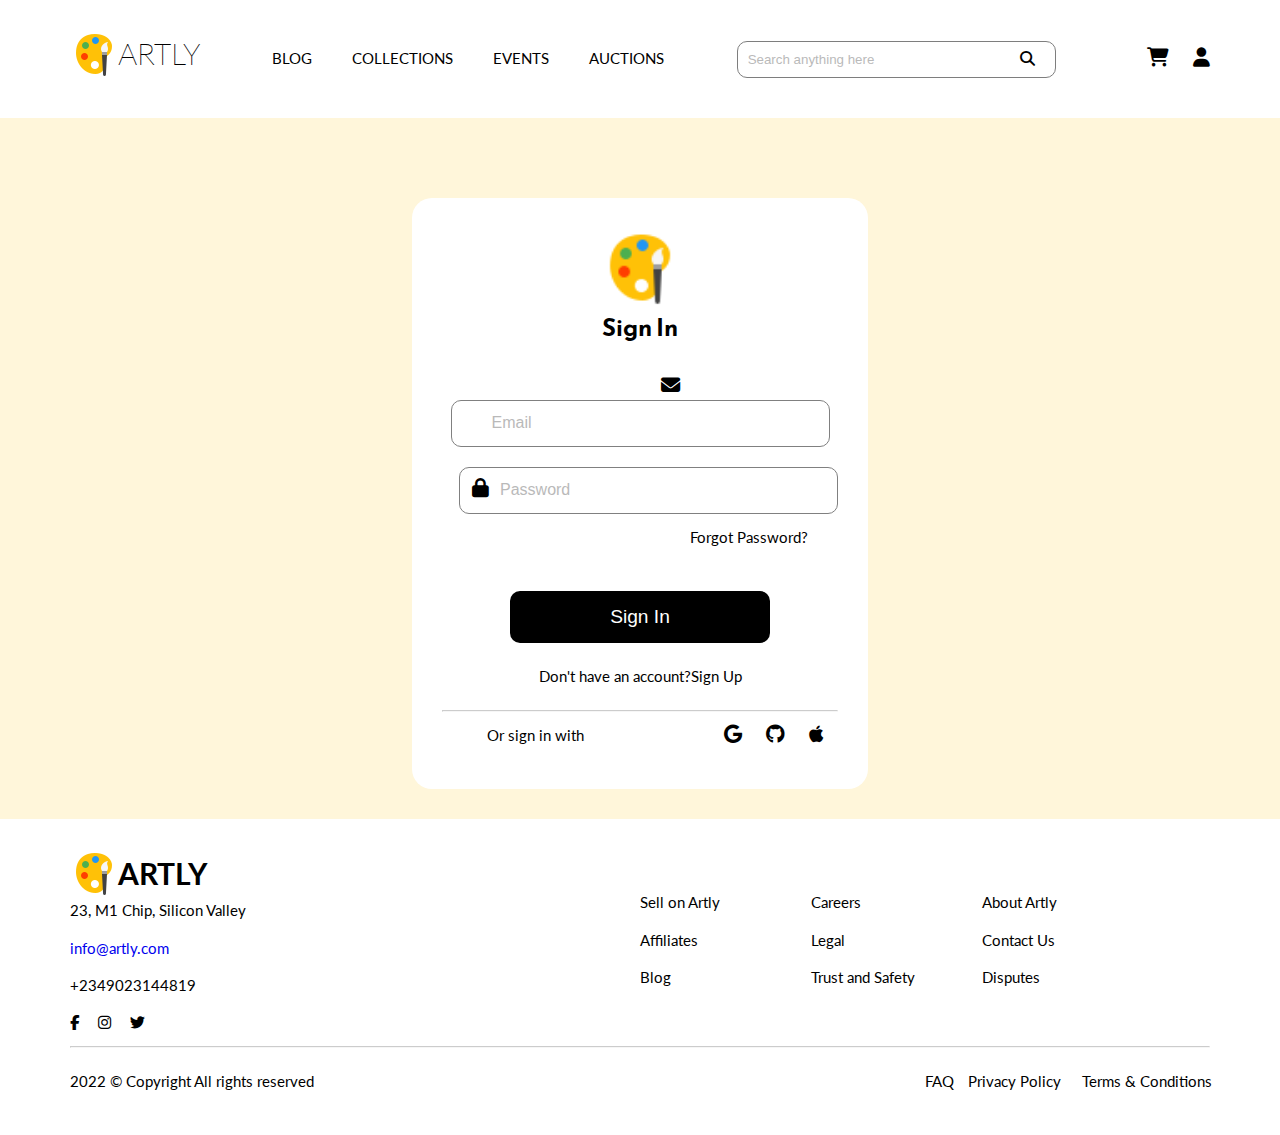
<file: profile.html>
<!DOCTYPE html>
<html lang="en">
<head>
    <meta charset="UTF-8">
    <meta http-equiv="X-UA-Compatible" content="IE=edge">
    <meta name="viewport" content="width=device-width, initial-scale=1.0">
    <title>ARTLY | SIGN IN</title>
    <link rel="stylesheet" href="/profile.css">
    <link rel="icon" href="/Images/favicon_io (2)/favicon-32x32.png">
    <link rel="stylesheet" href="https://cdnjs.cloudflare.com/ajax/libs/font-awesome/6.1.2/css/all.min.css">
</head>
<body>
    <header>
        <div class="container">
             <div class="nav-bar">
                 <a href="/index.html">
                     <div class="logo">
                         <img src="/Images/Paint Palette With Brush.png" alt="logo">
                         <h1>ARTLY</h1>
                     </div>
                 </a>
                 <nav>
                     <ul>
                         <li><a href="/blog.html">BLOG</a></li>
                         <li><a href="#">COLLECTIONS</a></li>
                         <li><a href="#">EVENTS</a></li>
                         <li><a href="#">AUCTIONS</a></li>
                     </ul>
                 </nav>
                 <form action="">
                     <input type="text" name="text" placeholder="Search anything here">
                     <i class="fa-solid fa-magnifying-glass"></i>
                 </form>
                 <div class="nav-icons">
                    <a href="./cart.html"> <i class="fa-solid fa-cart-shopping"></i></a>
                     <a href="./profile.html"><i class="fa-solid fa-user"></i></a>
                 </div>
             </div>
        </div>
     </header>
     <section>
        <div class="container">
            <div class="sign-up-form">
                <div class="logo-img">
                    <img src="/Images/Paint Palette With Brush.png" alt="logo">
                </div>
                <h1>Sign In</h1>
                <form action="">
                    <div>
                        <i class="fa-solid fa-envelope"></i><input type="email" name="email" placeholder="Email" class="email">
                    </div>
                    <div>
                        <i class="fa-solid fa-lock"></i><input type="password" name="password" placeholder="Password" class="password">
                    </div>
                    <a href="./forgot-password.html" class="forgot-p">Forgot Password?</a> <br>
                    <input type="button" name="button" value="Sign In" class="btn">
                    <div class="sign-up">
                        <p>Don't have an account?<a href="./create-account.html">Sign Up</a></p>
                    </div>
                    <hr>
                </form>
                <div class="links">
                    <p>Or sign in with</p>
                    <div>
                        <i class="fa-brands fa-google"></i>
                        <i class="fa-brands fa-github"></i>
                        <i class="fa-brands fa-apple"></i>
                    </div>
                </div>
            </div>
        </div>
     </section>
</body>
<footer>
    <div class="container">
        <div class="details">
            <div>
                <div class="contacts">
                    <a href="/index.html">
                        <div class="logo">
                            <img src="/Images/Paint Palette With Brush.png" alt="pic">
                            <h1>ARTLY</h1>
                        </div>
                    </a>
                    <p>23, M1 Chip, Silicon Valley</p>
                    <p><a href="mailto:info@artly.com">info@artly.com</a></p>
                    <p>+2349023144819</p>
                </div>    
                <div class="socials">
                    <i class="fa-brands fa-facebook-f"></i>
                    <i class="fa-brands fa-instagram"></i>
                    <i class="fa-brands fa-twitter"></i>
                </div>
           </div>
            <div>
                <ul>
                    <li>Sell on Artly</li>
                    <li>Careers</li>
                    <li>About Artly</li>
                    <li>Affiliates</li>
                    <li>Legal</li>
                    <li> Contact Us</li>
                    <li>Blog</li>
                    <li>Trust and Safety</li>
                    <li>Disputes</li>
                </ul>
            </div>
        </div>
        <hr>
        <div class="copyright">
            <p>2022 &copy; Copyright All rights reserved </p>
            <div>
                <ul>
                    <li>FAQ</li>
                    <li>Privacy Policy</li>
                    <li>Terms & Conditions</li>
                </ul>
            </div>
        </div>
    </div>
</footer>
</html>
</file>
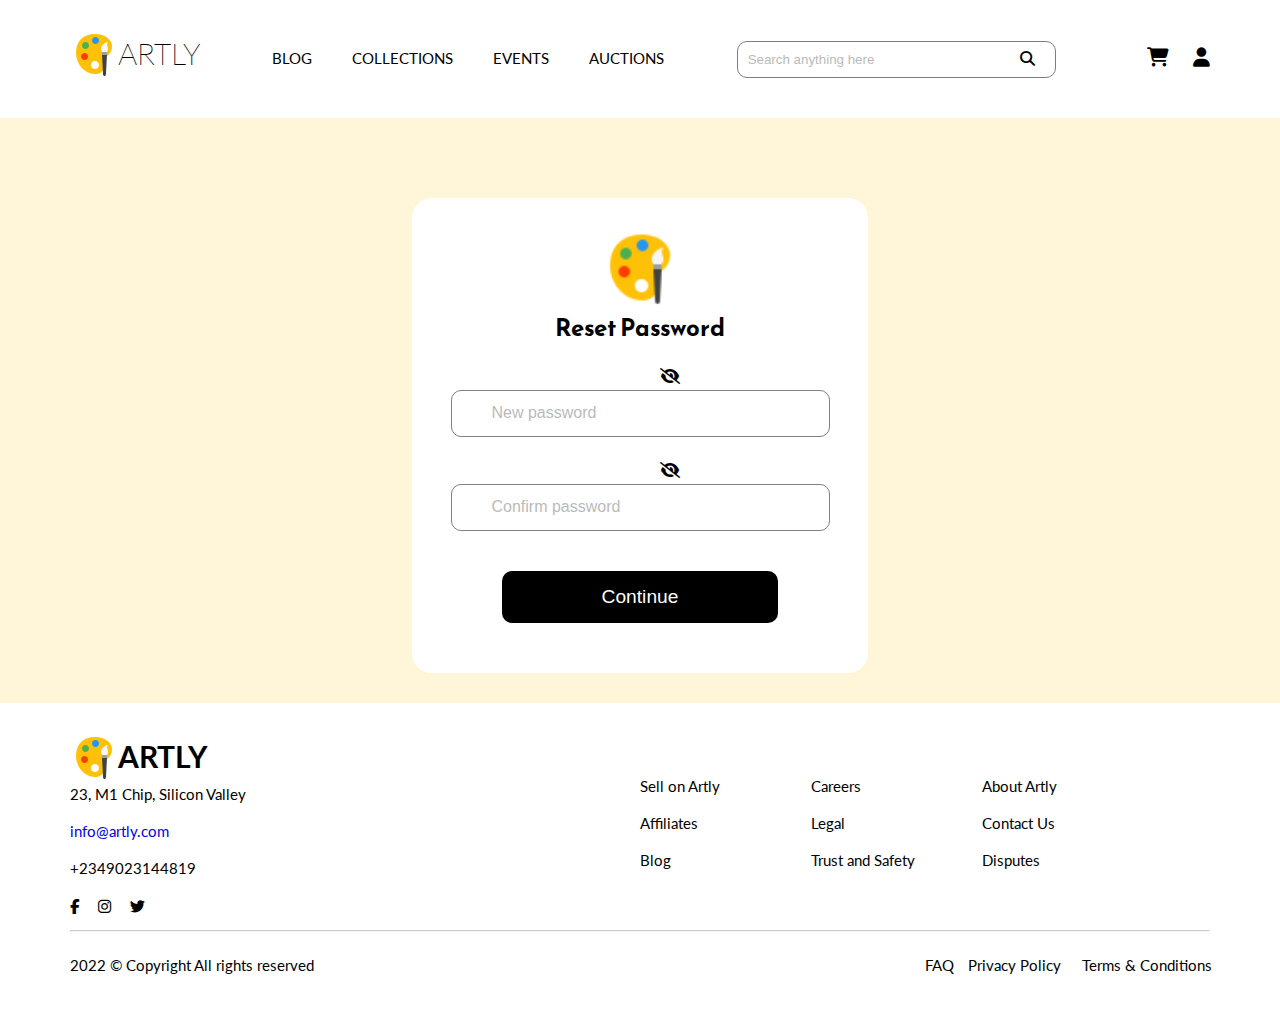
<file: reset.html>
<!DOCTYPE html>
<html lang="en">
<head>
    <meta charset="UTF-8">
    <meta http-equiv="X-UA-Compatible" content="IE=edge">
    <meta name="viewport" content="width=device-width, initial-scale=1.0">
    <title>ARTLY | RESET PASSWORD</title>
    <link rel="stylesheet" href="/reset.css">
    <link rel="icon" href="/Images/favicon_io (2)/favicon-32x32.png">
    <link rel="stylesheet" href="https://cdnjs.cloudflare.com/ajax/libs/font-awesome/6.1.2/css/all.min.css">
</head>
<body>
    <header>
        <div class="container">
             <div class="nav-bar">
                 <a href="/index.html">
                     <div class="logo">
                         <img src="/Images/Paint Palette With Brush.png" alt="logo">
                         <h1>ARTLY</h1>
                     </div>
                 </a>
                 <nav>
                     <ul>
                         <li><a href="/blog.html">BLOG</a></li>
                         <li><a href="#">COLLECTIONS</a></li>
                         <li><a href="#">EVENTS</a></li>
                         <li><a href="#">AUCTIONS</a></li>
                     </ul>
                 </nav>
                 <form action="">
                     <input type="text" name="text" placeholder="Search anything here">
                     <i class="fa-solid fa-magnifying-glass"></i>
                 </form>
                 <div class="nav-icons">
                    <a href="./cart.html"> <i class="fa-solid fa-cart-shopping"></i></a>
                     <a href="./profile.html"><i class="fa-solid fa-user"></i></a>
                 </div>
             </div>
        </div>
     </header>
     <section>
        <div class="container">
            <div class="reset-form">
                <div class="logo-img">
                    <img src="/Images/Paint Palette With Brush.png" alt="logo">
                </div>
                <h1>Reset Password</h1>
                <form action="">
                    <div>
                        <i class="fa-solid fa-eye-slash"></i><input type="password" name="password" placeholder="New password" class="email">
                    </div>
                    <div>
                        <i class="fa-solid fa-eye-slash"></i><input type="password" name="password" placeholder="Confirm password" class="password">
                    </div>
                   <div>
                    <a href="./profile.html">
                        <input type="button" name="button" value="Continue" class="btn">
                    </a>
                   </div>
                </form>
            </div>
        </div>
     </section>
</body>
<footer>
    <div class="container">
        <div class="details">
            <div>
                <div class="contacts">
                    <a href="/index.html">
                        <div class="logo">
                            <img src="/Images/Paint Palette With Brush.png" alt="pic">
                            <h1>ARTLY</h1>
                        </div>
                    </a>
                    <p>23, M1 Chip, Silicon Valley</p>
                    <p><a href="mailto:info@artly.com">info@artly.com</a></p>
                    <p>+2349023144819</p>
                </div>    
                <div class="socials">
                    <i class="fa-brands fa-facebook-f"></i>
                    <i class="fa-brands fa-instagram"></i>
                    <i class="fa-brands fa-twitter"></i>
                </div>
           </div>
            <div>
                <ul>
                    <li>Sell on Artly</li>
                    <li>Careers</li>
                    <li>About Artly</li>
                    <li>Affiliates</li>
                    <li>Legal</li>
                    <li> Contact Us</li>
                    <li>Blog</li>
                    <li>Trust and Safety</li>
                    <li>Disputes</li>
                </ul>
            </div>
        </div>
        <hr>
        <div class="copyright">
            <p>2022 &copy; Copyright All rights reserved </p>
            <div>
                <ul>
                    <li>FAQ</li>
                    <li>Privacy Policy</li>
                    <li>Terms & Conditions</li>
                </ul>
            </div>
        </div>
    </div>
</footer>
</html>
</file>
<file: styles.css>
@import url('https://fonts.googleapis.com/css2?family=Lato&display=swap');
@import url('https://fonts.googleapis.com/css2?family=Reem+Kufi&display=swap');
*{
    padding: 0;
    margin: 0;
    box-sizing: border-box;
}
body{
    font-size: 15px;
    line-height: 1.7rem;
    font-family: 'Lato', sans-serif;
}
.container{
    max-width: 1200px;
    margin: auto;
}
/**********nav-bar starts here******/
.nav-bar{
    display: flex;
    align-items: center;
    justify-content: space-between;
    flex-wrap: wrap;
}
.nav-bar .logo{
    display: flex;
    align-items: center;
}
.nav-bar .logo h1{
    font-weight: 200;
}
.nav-bar ul{
    display: flex;
    list-style: none;
}
.nav-bar li{
    margin: 0 20px;
}
.nav-bar a{
    text-decoration: none;
    color: black;
}
.nav-bar a:hover{
    color: #eeca5c;
}
.nav-bar input{
    padding: 10px 70px;
    border-radius: 10px;
    border: 1px solid black;
    position: relative;
}
.nav-bar form input{
    position: relative;
    opacity: 0.5;
}
.nav-bar form input::placeholder{
    position: relative;
    right: 60px;

}
.nav-bar form i{
    position: relative;
    right: 40px;
}
.nav-bar .nav-icons i{
    color: black;
    font-size: 1.2rem;
    margin-left: 20px;
}
.nav-bar .nav-icons i:hover{
    color: #eeca5c;
}.nav-bar .nav-icons i:hover{
    color: #eeca5c;
}
/******nav-bar ends here****/
/*****section1 starts here*****/
#section1{
    background-color: #FFF6DA;
}
#section1 .container{
    padding: 30px;
}
.sec-head h1{
    font-size: 2.5rem;
    text-align: center;
    font-family: 'Reem Kufi', sans-serif;
    font-weight: 500;
    width: 100%;
    opacity: 80%;
    margin-top: 60px;
    margin-bottom: 20px;
}
.sec-head .sec-p{
    font-size: 1.3rem;
    width: 50%;
    margin: auto;
    text-align: center;
    font-weight: 400;
    margin-bottom: 50px;
    opacity: 0.5;
}
.sec-image{
    display: flex;
    margin-left: 100px;
    flex-wrap: wrap;
}
.sec-image div{
    width: 15%;
    text-align: center;
    justify-content: center;
}
.sec-image p{
    text-align: center;
}
.sec-image img{
    width: 80%;
}
.sec-image .ellipse{
    width: 60%;
    margin-top: 20px;
    position: relative;
}
.sec-image #ellipse6 p{
    color: white;
    font-size: 3.5rem;
    position: relative;
    bottom: 70px;
}
.amanda{
    color: blue;
}
.see-link{
    text-decoration: none;
    font-size: 0.8rem;
}

/*******section1 ends here****/

/******section2 starts here*****/
#section2 .container{
    padding: 30px;
}
#section2 h3{
    font-family: 'Reem Kufi', sans-serif;
}
.trending .trending-head{
    display: flex;
    margin-bottom: 30px;
    margin-top: 30px;
   
}
.trending .trending-head h3{
    margin-right: 20px;
}
.trending .trending-art{
    display: grid;
    grid-template-columns: repeat(4, 1fr);
}

.artists .artists-head{
    display: flex;
    margin-bottom: 30px;
    margin-top: 30px;
}
.artists .artists-head h3{
    margin-right: 20px;
}
.artists .artists-pic{
    display: grid;
    grid-template-columns: repeat(4, 1fr);
}
.artists-pic a{
    text-decoration: none;
}
.recommended .recommended-head{
    display: flex;
    margin-bottom: 30px;
    margin-top: 30px;
}
.recommended .recommended-head h3{
    margin-right: 20px;
}
.recommended .recommended-art{
    display: grid;
    grid-template-columns: repeat(4, 1fr);
}
/*******section2 ends here*****/

/*******section3 starts here*****/
#section3{
    background-color: #FFF6DA;
}
#section3 .container{
    padding: 30px;
}
#section3 h3{
    font-family:'Reem Kufi', sans-serif;
}
#section3 .events-head{
    display: flex;
}
#section3 .events-head h3{
    margin-right: 20px;
}
#section3  a{
    text-decoration: none;
    font-size: 0.8rem;
}
#section3 .events-card{
    display: grid;
    grid-template-columns: repeat(3, 1fr);
}
#section3 .cards{
    margin-top: 20px;
    padding: 10px;
}
#section3 p{
    font-size: 0.8rem;
    opacity: 0.5;
}
#section3 .cards .p{
    margin-top: 10px;
}
/*****section3 ends here*****/

/*****footer starts here*****/
.container{
    padding: 30px;
}
footer .details{
    display: grid;
    grid-template-columns: repeat(2, 1fr);
}
footer.details img, p, a{
    text-decoration: none;
    margin-bottom: 10px;
}
footer .details i{
    margin-right: 15px;
}
.logo{
    display: flex;
    align-items: center;
}
.logo h1{
    color: black;
}
a .logo h1:hover{
    color: #eeca5c;
}
.details ul{
    display: grid;
    grid-template-columns: 30% 30% 30%;
    list-style: none;
    margin-top: 40px;
}
.details ul li{
    margin-bottom: 10px;
}
hr{
    margin-top: 10px;
    opacity: 50%;
}
.copyright{
    margin-top: 20px;
    display: grid;
    grid-template-columns: 30% 25%;
    justify-content: space-between;
}
.copyright ul{
    display: grid;
    grid-template-columns: 15% 40% 50%;
    list-style: none;
}
/*****footer ends here*****/
</file>
<file: blog.css>
@import url('https://fonts.googleapis.com/css2?family=Lato&display=swap');
@import url('https://fonts.googleapis.com/css2?family=Reem+Kufi&display=swap');
*{
    padding: 0;
    margin: 0;
    box-sizing: border-box;
}
body{
    font-size: 15px;
    line-height: 1.7rem;
    font-family: 'Lato', sans-serif;
}
.container{
    max-width: 1200px;
    margin: auto;
}
/**********nav-bar starts here******/
.nav-bar{
    display: flex;
    align-items: center;
    justify-content: space-between;
    flex-wrap: wrap;
}
.nav-bar .logo{
    display: flex;
    align-items: center;
}
.nav-bar .logo h1{
    font-weight: 200;
}
.nav-bar ul{
    display: flex;
    list-style: none;
}
.nav-bar li{
    margin: 0 20px;
}
.nav-bar a{
    text-decoration: none;
    color: black;
}
.nav-bar a:hover{
    color: #eeca5c;
}
.nav-bar input{
    padding: 10px 70px;
    border-radius: 10px;
    border: 1px solid black;
    position: relative;
}
.nav-bar form input{
    position: relative;
    opacity: 0.5;
}
.nav-bar form input::placeholder{
    position: relative;
    right: 60px;

}
.nav-bar form i{
    position: relative;
    right: 40px;
}
.nav-bar .nav-icons i{
    color: black;
    font-size: 1.2rem;
    margin-left: 20px;
}
.nav-bar .nav-icons i:hover{
    color: #eeca5c;
}
/******nav-bar ends here****/
/***section1 starts here****/
#section1 .container{
    padding: 30px;
}
#section1, #section2{
    background-color:  #FFF6DA;
}
#section1 h3{
    margin-top: 30px;
    margin-right: 20px;
    font-family: 'Reem Kufi', sans-serif;
}
.blog a{

    margin-top: 30px;
}
.blog{
    display: flex;
    margin-bottom: 30px;
}
#section1 a{
    font-size: 0.8rem;
    text-decoration: none;
}
#section1 p{
    opacity: 0.5;
}
#section1 .blog-cards{
    display: grid;
    grid-template-columns: repeat(2, 1fr);
    gap: 10px 40px;
}
.blog-cards .card-body{
   display: grid;
   grid-template-columns: 60% 40%;
   gap: 20px;
}
.card .card-head{
    margin-bottom: 20px;
}
.card{
    position: relative;
}
.card-body img{
    position: relative;
    bottom: 70px;
}
/******section1 ends here****/
/***********section2 starts here*****/
#section2 .container{
    padding: 30px;
    text-align: center;
}
#section2 h1{
    font-family: 'Reem Kufi', sans-serif;
    margin-bottom: 20px;
    font-size: 1.7rem;
}
#section2 p{
    max-width: 50%;
    margin: 0 auto;
    margin-bottom: 30px;
    font-size: 1.2rem;
    opacity: 0.6;
}
#section2 #input{
    padding: 10px 80px;
    border: 1px solid black;
    border-radius: 10px;
    background-color: #FFF6DA;
    opacity: 60%;
    margin-right: 10px;
    position: relative;
}
#section2 #input::placeholder{
    position: relative;
    right: 60px;
}
#section2 #btn{
    padding: 10px 10px;
    border-radius: 10px;
    border: none;
    color: white;
    background-color: blue;
}
/***********section2 ends here*****/
/*****footer starts here*****/
.container{
    padding: 30px;
}
footer .details{
    display: grid;
    grid-template-columns: repeat(2, 1fr);
}
footer.details img, p, a{
    text-decoration: none;
    margin-bottom: 10px;
}
footer .details i{
    margin-right: 15px;
}
.logo{
    display: flex;
    align-items: center;
}
.logo h1{
    color: black;
}
a .logo h1:hover{
    color: #eeca5c;
}
.details ul{
    display: grid;
    grid-template-columns: 30% 30% 30%;
    list-style: none;
    margin-top: 40px;
}
.details ul li{
    margin-bottom: 10px;
}
hr{
    margin-top: 10px;
    opacity: 50%;
}
.copyright{
    margin-top: 20px;
    display: grid;
    grid-template-columns: 30% 25%;
    justify-content: space-between;
}
.copyright ul{
    display: grid;
    grid-template-columns: 15% 40% 50%;
    list-style: none;
}
/*****footer starts here*****/
</file>
<file: cart.css>
@import url('https://fonts.googleapis.com/css2?family=Lato&display=swap');
@import url('https://fonts.googleapis.com/css2?family=Reem+Kufi&display=swap');
*{
    padding: 0;
    margin: 0;
    box-sizing: border-box;
}
body{
    font-size: 15px;
    line-height: 1.7rem;
    font-family: 'Lato', sans-serif;
}
.container{
    max-width: 1200px;
    margin: auto;
}
/**********nav-bar starts here******/
.nav-bar{
    display: flex;
    align-items: center;
    justify-content: space-between;
    flex-wrap: wrap;
}
.nav-bar .logo{
    display: flex;
    align-items: center;
}
.nav-bar .logo h1{
    font-weight: 200;
}
.nav-bar ul{
    display: flex;
    list-style: none;
}
.nav-bar li{
    margin: 0 20px;
}
.nav-bar a{
    text-decoration: none;
    color: black;
}
.nav-bar a:hover{
    color: #eeca5c;
}
.nav-bar input{
    padding: 10px 70px;
    border-radius: 10px;
    border: 1px solid black;
    position: relative;
}
.nav-bar form input{
    position: relative;
    opacity: 40%;
}
.nav-bar form input::placeholder{
    position: relative;
    right: 60px;

}
.nav-bar form i{
    position: relative;
    right: 40px;
}
.nav-bar .nav-icons i{
    color: black;
    font-size: 1.2rem;
    margin-left: 20px;
}
.nav-bar .nav-icons i:hover{
    color: #eeca5c;
}
/******nav-bar ends here****/
/*****section starts here***/
section{
    background-color: #FFF6DA;
}
section .container{
    padding: 30px;
    display: flex;
    justify-content: space-between;
    
}
.container .cart-head h3{
    margin-bottom:30px;
}
.container tbody tr{
    margin-bottom: 70px;
}
.cart-table .cart-table-details{
    display: flex;
    width: 100%;
    
}
.cart-table .cart-table-details p{
    flex-grow: 1;
}
.cart-table .cart-table-details .item{
    flex-grow: 4.5;
    margin-left: 30px;
}
.cart-table-items{
    background-color: white;
    padding: 20px;
    border-radius: 20px;
    border: 1px solid gray;
    width: 100%;
    margin-bottom: 20px;
}
.item-img{
    display: flex;
    align-items: center;
    position: relative;
}.item-img div{
    flex-grow: 1;
}
.item-img .card-img{
    width: 15%;
    margin-right: 20px;
}
.item-img .card-img img{
    width: 100%;
    border-radius: 10px;
}
.item-img .features p{
    line-height: 1.3;
    opacity: 0.7;
}
.item-img .features h4{
    margin-bottom: 40px;
}
.item-img .fa-trash{
    color: red;
    position: relative;
    top: 70px;
}

.summary{
    width: 23%;
    padding: 30px 20px;
    border: 1px solid gray;
    background-color: white;
    border-radius: 20px;
    max-height: 40vh;
    margin-right: 50px;
}
.summary h3{
    margin-bottom: 20px;
}
.summary button{
    padding: 10px;
    background-color: blue;
    color: white;
    font-weight: 200;
    border: none;
    border-radius: 10px;
    margin-top: 20px;
}
.summary .btn-div{
    text-align: center;
}
/******section ends here****/
/*****footer starts here*****/
.container{
    padding: 30px;
}
footer .details{
    display: grid;
    grid-template-columns: repeat(2, 1fr);
}
footer.details img, p, a{
    text-decoration: none;
    margin-bottom: 10px;
}
footer .details i{
    margin-right: 15px;
}
.logo{
    display: flex;
    align-items: center;
}
.logo h1{
    color: black;
}
a .logo h1:hover{
    color: #eeca5c;
}
.details ul{
    display: grid;
    grid-template-columns: 30% 30% 30%;
    list-style: none;
    margin-top: 40px;
}
.details ul li{
    margin-bottom: 10px;
}
hr{
    margin-top: 10px;
    opacity: 50%;
}
.copyright{
    margin-top: 20px;
    display: grid;
    grid-template-columns: 30% 25%;
    justify-content: space-between;
}
.copyright ul{
    display: grid;
    grid-template-columns: 15% 40% 50%;
    list-style: none;
}
/*****footer ends here*****/
</file>
<file: checkout1.css>
@import url('https://fonts.googleapis.com/css2?family=Lato&display=swap');
@import url('https://fonts.googleapis.com/css2?family=Reem+Kufi&display=swap');
*{
    padding: 0;
    margin: 0;
    box-sizing: border-box;
}
body{
    font-size: 15px;
    line-height: 1.7rem;
    font-family: 'Lato', sans-serif;
}
.container{
    max-width: 1200px;
    margin: auto;
}
/**********nav-bar starts here******/
.nav-bar{
    display: flex;
    align-items: center;
    justify-content: space-between;
    flex-wrap: wrap;
}
.nav-bar .logo{
    display: flex;
    align-items: center;
}
.nav-bar .logo h1{
    font-weight: 200;
}
.nav-bar ul{
    display: flex;
    list-style: none;
}
.nav-bar li{
    margin: 0 20px;
}
.nav-bar a{
    text-decoration: none;
    color: black;
}
.nav-bar a:hover{
    color: #eeca5c;
}
.nav-bar input{
    padding: 10px 70px;
    border-radius: 10px;
    border: 1px solid black;
    position: relative;
}
.nav-bar form input{
    position: relative;
    opacity: 0.5;
}
.nav-bar form input::placeholder{
    position: relative;
    right: 60px;

}
.nav-bar form i{
    position: relative;
    right: 40px;
}
.nav-bar .nav-icons i{
    color: black;
    font-size: 1.2rem;
    margin-left: 20px;
}
.nav-bar .nav-icons i:hover{
    color: #eeca5c;
}
/******nav-bar ends here****/
/*****section starts here****/
section{
    background-color: #FFF6DA;
}
section .container{
    padding: 30px;
    display: grid;
    grid-template-columns: 30% 70%;
}
.aside-checkout h2{
    margin-top: 30px;
    font-family: 'Reem Kufi', sans-serif;
    margin-bottom: 20px;
}
.aside-checkout form input{
    margin-bottom: 40px;
    margin-right: 10px;
    font-size: 2rem;
}
.aside-checkout form #summary, #payment, #confirmation{
    opacity: 0.5;
}
.aside-checkout form input[type=radio]{
    border: 0;
    width: 5%;
    height: 1rem;
    filter: hue-rotate(300deg);
    margin-right: 10px;
}
form .fieldset{
    margin-top: 60px;
}
form fieldset h4{
    margin-bottom: 20px;
}
form fieldset{
    max-width: 60%;
    margin-bottom: 20px;
    border-radius: 20px;
    padding: 20px;
    background-color:  #FFFFFF;
    border: 1px solid gray;
}
fieldset .form-fill-1, .form-fill-2{
    display: flex;
    justify-content: space-between;
}
fieldset .form-fill-1 input{
    padding: 10px 20px;
    border-radius: 10px;
    border: 1px solid gray;
    margin-bottom: 10px;
}
fieldset .form-fill-2 input{
    padding: 10px 20px;
    border-radius: 10px;
    border: 1px solid gray;
    margin-bottom: 10px;
}
fieldset .form-fill-3 input{
    padding: 10px 150px;
    border-radius: 10px;
    border: 1px solid gray;
}
.fieldset-2 input{
    padding: 10px 150px;
    border-radius: 10px;
    border: 1px solid gray;
    margin-bottom: 10px;
}
button{
    padding: 10px;
    color: #FFFFFF;
    background-color: #0000FF;
    border: none;
    border-radius: 10px;
    position: relative;
    left: 430px;
    font-size: 1rem;
}
.checkout-form{
    position: relative;
}
/*****section ends here****/
/*****footer starts here*****/
.container{
    padding: 30px;
}
footer .details{
    display: grid;
    grid-template-columns: repeat(2, 1fr);
}
footer.details img, p, a{
    text-decoration: none;
    margin-bottom: 10px;
}
footer .details i{
    margin-right: 15px;
}
.logo{
    display: flex;
    align-items: center;
}
.logo h1{
    color: black;
}
a .logo h1:hover{
    color: #eeca5c;
}
.details ul{
    display: grid;
    grid-template-columns: 30% 30% 30%;
    list-style: none;
    margin-top: 40px;
}
.details ul li{
    margin-bottom: 10px;
}
hr{
    margin-top: 10px;
    opacity: 50%;
}
.copyright{
    margin-top: 20px;
    display: grid;
    grid-template-columns: 30% 25%;
    justify-content: space-between;
}
.copyright ul{
    display: grid;
    grid-template-columns: 15% 40% 50%;
    list-style: none;
}
/*****footer ends here*****/
</file>
<file: checkout2.css>
@import url('https://fonts.googleapis.com/css2?family=Lato&display=swap');
@import url('https://fonts.googleapis.com/css2?family=Reem+Kufi&display=swap');
*{
    padding: 0;
    margin: 0;
    box-sizing: border-box;
}
body{
    font-size: 15px;
    line-height: 1.7rem;
    font-family: 'Lato', sans-serif;
}
.container{
    max-width: 1200px;
    margin: auto;
}
/**********nav-bar starts here******/
.nav-bar{
    display: flex;
    align-items: center;
    justify-content: space-between;
    flex-wrap: wrap;
}
.nav-bar .logo{
    display: flex;
    align-items: center;
}
.nav-bar .logo h1{
    font-weight: 200;
}
.nav-bar ul{
    display: flex;
    list-style: none;
}
.nav-bar li{
    margin: 0 20px;
}
.nav-bar a{
    text-decoration: none;
    color: black;
}
.nav-bar a:hover{
    color: #eeca5c;
}
.nav-bar input{
    padding: 10px 70px;
    border-radius: 10px;
    border: 1px solid black;
    position: relative;
}
.nav-bar form input{
    position: relative;
    opacity: 0.5;
}
.nav-bar form input::placeholder{
    position: relative;
    right: 60px;

}
.nav-bar form i{
    position: relative;
    right: 40px;
}
.nav-bar .nav-icons i{
    color: black;
    font-size: 1.2rem;
    margin-left: 20px;
}
.nav-bar .nav-icons i:hover{
    color: #eeca5c;
}
/******nav-bar ends here****/
/*****section starts here****/
section{
    background-color: #FFF6DA;
}
section .container{
    padding: 30px;
    display: grid;
    grid-template-columns: 30% 70%;
}
.aside-checkout h2{
    margin-top: 30px;
    font-family: 'Reem Kufi', sans-serif;
    margin-bottom: 20px;
}
.aside-checkout form input{
    margin-bottom: 40px;
    margin-right: 10px;
    font-size: 2rem;
}
.aside-checkout form input[type=radio]{
    border: 0;
    width: 5%;
    height: 1rem;
    filter: hue-rotate(300deg);
    margin-right: 10px;
}
.aside-checkout #payment, #confirmation{
    opacity: 0.5;
}
.items-selected{
    background-color: #FFFFFF;
    padding: 20px;
    border: 1px solid #808080;
    border-radius: 20px;
    max-width: 80%;
    margin-top: 80px;
    margin-bottom: 10px;
}
.items-selected .header{
    display: flex;
    justify-content: space-between;
}
.items-selected .header h3{
    margin-bottom: 30px;
}
.items-selected .header p{
    color: #0000FF;
}
.image-selected{
    display: flex;
}
.image-selected .image{
    width: 30%;
    align-self: center;
    margin-right: 10px;
}
.image-selected .image img{
    width: 100%;
    border-radius: 10px;
}
.img-price{
    display: flex;
    width: 100%;
    justify-content: space-between;
}
.img-price .artist, .date{
    opacity: 0.7;
}
hr{
    margin-bottom: 20px;
}
fieldset .header h3{
    margin-bottom: 30px;
}
fieldset .header{
    display: flex;
    justify-content: space-between;
}
fieldset .header p{
    color: #0000FF;
}
fieldset{
    max-width: 80%;
    margin-bottom: 10px;
    border-radius: 20px;
    padding: 20px;
    background-color:  #FFFFFF;
    border: 1px solid gray;
}
fieldset .location{
    display: flex;
}
fieldset .location div{
    margin-right: 100px;
}
fieldset .info h3{
    opacity: 0.6;
}
.checkout-form a{
    position: relative;
    left: 500px;
}
button{
    padding: 10px;
    color: #FFFFFF;
    background-color: #0000FF;
    border: none;
    border-radius: 10px;
    position: relative;
    left: 50px;
    font-size: 1rem;
}
/*****section ends here****/
/*****footer starts here*****/
.container{
    padding: 30px;
}
footer .details{
    display: grid;
    grid-template-columns: repeat(2, 1fr);
}
footer .details img, p, a{
    text-decoration: none;
    margin-bottom: 10px;
}
footer .details i{
    margin-right: 15px;
}
.logo{
    display: flex;
    align-items: center;
}
.logo h1{
    color: black;
}
a .logo h1:hover{
    color: #eeca5c;
}
.details ul{
    display: grid;
    grid-template-columns: 30% 30% 30%;
    list-style: none;
    margin-top: 40px;
}
.details ul li{
    margin-bottom: 10px;
}
hr{
    margin-top: 10px;
    opacity: 50%;
}
.copyright{
    margin-top: 20px;
    display: grid;
    grid-template-columns: 30% 25%;
    justify-content: space-between;
}
.copyright ul{
    display: grid;
    grid-template-columns: 15% 40% 50%;
    list-style: none;
}
/*****footer ends here*****/
</file>
<file: checkout3.css>
@import url('https://fonts.googleapis.com/css2?family=Lato&display=swap');
@import url('https://fonts.googleapis.com/css2?family=Reem+Kufi&display=swap');
*{
    padding: 0;
    margin: 0;
    box-sizing: border-box;
}
body{
    font-size: 15px;
    line-height: 1.7rem;
    font-family: 'Lato', sans-serif;
}
.container{
    max-width: 1200px;
    margin: auto;
}
/**********nav-bar starts here******/
.nav-bar{
    display: flex;
    align-items: center;
    justify-content: space-between;
    flex-wrap: wrap;
}
.nav-bar .logo{
    display: flex;
    align-items: center;
}
.nav-bar .logo h1{
    font-weight: 200;
}
.nav-bar ul{
    display: flex;
    list-style: none;
}
.nav-bar li{
    margin: 0 20px;
}
.nav-bar a{
    text-decoration: none;
    color: black;
}
.nav-bar a:hover{
    color: #eeca5c;
}
.nav-bar input{
    padding: 10px 70px;
    border-radius: 10px;
    border: 1px solid black;
    position: relative;
}
.nav-bar form input{
    position: relative;
    opacity: 0.5;
}
.nav-bar form input::placeholder{
    position: relative;
    right: 60px;

}
.nav-bar form i{
    position: relative;
    right: 40px;
}
.nav-bar .nav-icons i{
    color: black;
    font-size: 1.2rem;
    margin-left: 20px;
}
.nav-bar .nav-icons i:hover{
    color: #eeca5c;
}
/******nav-bar ends here****/
/*****section starts here***/
section{
    background-color: #FFF6DA;
}
section .container{
    padding: 30px;
    display: grid;
    grid-template-columns: 30% 70%;
}
.aside-checkout h2{
    margin-top: 30px;
    font-family: 'Reem Kufi', sans-serif;
    margin-bottom: 20px;
}
.aside-checkout form input{
    margin-bottom: 40px;
}
.aside-checkout form input[type=radio]{
    border: 0;
    width: 5%;
    height: 1rem;
    filter: hue-rotate(300deg);
    margin-right: 10px;
}
.aside-checkout form div{
    position: relative;
}
.aside-checkout #confirmation{
    opacity: 0.5;
}
/*.aside-checkout form label{
    position: relative;
    bottom: 5px;
}*/
.payment .payment-method{
    padding: 20px;
    background-color: #ffffff;
    border: 1px solid  #808080;
    border-radius: 10px;
    max-width: 70%;
    margin-bottom: 10px;
    margin-top: 80px;
}
.payment .payment-method div{
    display: flex;
    justify-content: space-between;
}
.payment .payment-method div p{
    color: 	#0000FF;
}
.payment-details{
    background-color: #ffffff;
    padding: 20px;
    border: 1px solid #808080;
    border-radius: 10px;
    max-width: 70%;
}
.payment-details .banks{
    display: flex;
    margin-bottom: 10px;
    opacity: 0.6;
}
.payment-details .banks div{
    margin-right: 50px;
}
.payment-details h3{
    margin-bottom: 20px;
}
.payment-details span{
    color: #0000FF;
}
.payment-details form .input{
    padding: 15px 80px;
    border: 1px solid #808080;
    border-radius: 10px;
    margin-right: 10px;
    font-size: 0.9rem;
}
.payment-details form .validate{
    padding: 15px 15px;
    border: 1px solid #0000FF;
    border-radius: 10px;
    font-size: 0.9rem;
    text-align: center;
    color: #0000FF;
}
.payment{
    position: relative;
}
.payment a{
    position: relative;
    left: 400px;
}
button{
    padding: 10px;
    color: #FFFFFF;
    background-color: #0000FF;
    border: none;
    border-radius: 10px;
    position: relative;
    left: 60px;
    font-size: 1rem;
    margin-top: 10px;
}
/*****section ends here***/
/*****footer starts here*****/
.container{
    padding: 30px;
}
footer .details{
    display: grid;
    grid-template-columns: repeat(2, 1fr);
}
footer .details img, p, a{
    text-decoration: none;
    margin-bottom: 10px;
}
footer .details i{
    margin-right: 15px;
}
.logo{
    display: flex;
    align-items: center;
}
.logo h1{
    color: black;
}
a .logo h1:hover{
    color: #eeca5c;
}
.details ul{
    display: grid;
    grid-template-columns: 30% 30% 30%;
    list-style: none;
    margin-top: 40px;
}
.details ul li{
    margin-bottom: 10px;
}
hr{
    margin-top: 10px;
    opacity: 50%;
}
.copyright{
    margin-top: 20px;
    display: grid;
    grid-template-columns: 30% 25%;
    justify-content: space-between;
}
.copyright ul{
    display: grid;
    grid-template-columns: 15% 40% 50%;
    list-style: none;
}
/*****footer ends here**
</file>
<file: checkout4.css>
@import url('https://fonts.googleapis.com/css2?family=Lato&display=swap');
@import url('https://fonts.googleapis.com/css2?family=Reem+Kufi&display=swap');
*{
    padding: 0;
    margin: 0;
    box-sizing: border-box;
}
body{
    font-size: 15px;
    line-height: 1.7rem;
    font-family: 'Lato', sans-serif;
}
.container{
    max-width: 1200px;
    margin: auto;
}
/**********nav-bar starts here******/
.nav-bar{
    display: flex;
    align-items: center;
    justify-content: space-between;
    flex-wrap: wrap;
}
.nav-bar .logo{
    display: flex;
    align-items: center;
}
.nav-bar .logo h1{
    font-weight: 200;
}
.nav-bar ul{
    display: flex;
    list-style: none;
}
.nav-bar li{
    margin: 0 20px;
}
.nav-bar a{
    text-decoration: none;
    color: black;
}
.nav-bar a:hover{
    color: #eeca5c;
}
.nav-bar input{
    padding: 10px 70px;
    border-radius: 10px;
    border: 1px solid black;
    position: relative;
}
.nav-bar form input{
    position: relative;
    opacity: 0.5;
}
.nav-bar form input::placeholder{
    position: relative;
    right: 60px;

}
.nav-bar form i{
    position: relative;
    right: 40px;
}
.nav-bar .nav-icons i{
    color: black;
    font-size: 1.2rem;
    margin-left: 20px;
}
.nav-bar .nav-icons i:hover{
    color: #eeca5c;
}
/******nav-bar ends here****/
/*****section starts here***/
section{
    background-color: #FFF6DA;
}
section .container{
    padding: 30px;
    display: grid;
    grid-template-columns: 30% 70%;
}
.aside-checkout h2{
    margin-top: 30px;
    font-family: 'Reem Kufi', sans-serif;
    margin-bottom: 20px;
}
.aside-checkout form input{
    margin-bottom: 40px;
}
.aside-checkout form input[type=radio]{
    border: 0;
    width: 5%;
    height: 1rem;
    filter: hue-rotate(300deg);
    margin-right: 10px;
}
.aside-checkout form div{
    position: relative;
}
.confirm-order{
    background-color: white;
    max-width: 70%;
    padding: 20px;
    border-radius: 10px;
    border: 1px solid #808080;
    text-align: center;
}
.confirm-order img{
    margin: 20px auto;
}
.confirm-order p{
    width: 80%;
    margin: 0 auto;
}
.confirm-order .order-code{
    margin-bottom: 20px;
}
.confirm-order span{
    color:  #0000FF;
}

/*****section ends here***/
/*****footer starts here*****/
.container{
    padding: 30px;
}
footer .details{
    display: grid;
    grid-template-columns: repeat(2, 1fr);
}
footer .details img, p, a{
    text-decoration: none;
    margin-bottom: 10px;
}
footer .details i{
    margin-right: 15px;
}
.logo{
    display: flex;
    align-items: center;
}
.logo h1{
    color: black;
}
a .logo h1:hover{
    color: #eeca5c;
}
.details ul{
    display: grid;
    grid-template-columns: 30% 30% 30%;
    list-style: none;
    margin-top: 40px;
}
.details ul li{
    margin-bottom: 10px;
}
hr{
    margin-top: 10px;
    opacity: 50%;
}
.copyright{
    margin-top: 20px;
    display: grid;
    grid-template-columns: 30% 25%;
    justify-content: space-between;
}
.copyright ul{
    display: grid;
    grid-template-columns: 15% 40% 50%;
    list-style: none;
}
/*****footer ends here**
</file>
<file: create-account.css>
@import url('https://fonts.googleapis.com/css2?family=Lato&display=swap');
@import url('https://fonts.googleapis.com/css2?family=Reem+Kufi&display=swap');
*{
    padding: 0;
    margin: 0;
    box-sizing: border-box;
}
body{
    font-size: 15px;
    line-height: 1.7rem;
    font-family: 'Lato', sans-serif;
}
.container{
    max-width: 1200px;
    margin: auto;
}
/**********nav-bar starts here******/
.nav-bar{
    display: flex;
    align-items: center;
    justify-content: space-between;
    flex-wrap: wrap;
}
.nav-bar .logo{
    display: flex;
    align-items: center;
}
.nav-bar .logo h1{
    font-weight: 200;
}
.nav-bar ul{
    display: flex;
    list-style: none;
}
.nav-bar li{
    margin: 0 20px;
}
.nav-bar a{
    text-decoration: none;
    color: black;
}
.nav-bar a:hover{
    color: #eeca5c;
}
.nav-bar input{
    padding: 10px 70px;
    border-radius: 10px;
    border: 1px solid black;
    position: relative;
}
.nav-bar form input{
    position: relative;
    opacity: 0.5;
}
.nav-bar form input::placeholder{
    position: relative;
    right: 60px;

}
.nav-bar form i{
    position: relative;
    right: 40px;
}
.nav-bar .nav-icons i{
    color: black;
    font-size: 1.2rem;
    margin-left: 20px;
}
.nav-bar .nav-icons i:hover{
    color: #eeca5c;
}
/******nav-bar ends here****/
/*****section starts here****/
section{
    background-color: #FFF6DA;
}
section .container{
    padding: 30px;
}
.create-form h1{
    font-family: 'Reem Kufi', sans-serif;
    margin-bottom: 10px;
    font-size: 1.5rem;
}
.create-form .header p{
    margin-bottom: 30px;
    opacity: 0.7;
}
section .create-form{
    text-align: center;
    background-color: white;
    max-width: 40%;
    margin: auto;
    padding: 30px;  
    border-radius: 20px;
    margin-top: 50px;
}
.create-form .user, .email, .password{
    padding: 15px 100px;
    margin-bottom: 20px;
    border-radius: 10px;
    border: 1px solid gray;
    background-color: transparent;
}
.create-form input{
    position: relative;
}
.create-form input::placeholder{
    opacity: 0.5;
    position: relative;
    right: 60px;
    font-size: 1rem;
}
.create-form i{
    font-size: 1.2rem;
    position: relative;
    left: 30px;
}
.create-form img{
    width: 20%;
}
.create-form a{
    text-decoration: none;
    color: black;
}
.create-form .btn{
    padding: 15px 100px;
    margin: 20px 20px;
    border-radius: 10px;
    background-color: black;
    color: white;
    border: none;
    font-size: 1.2rem;
}
/*****section ends here****/
/*****footer starts here*****/
.container{
    padding: 30px;
}
footer .details{
    display: grid;
    grid-template-columns: repeat(2, 1fr);
}
footer.details img, p, a{
    text-decoration: none;
    margin-bottom: 10px;
}
footer .details i{
    margin-right: 15px;
}
.logo{
    display: flex;
    align-items: center;
}
.logo h1{
    color: black;
}
a .logo h1:hover{
    color: #eeca5c;
}
.details ul{
    display: grid;
    grid-template-columns: 30% 30% 30%;
    list-style: none;
    margin-top: 40px;
}
.details ul li{
    margin-bottom: 10px;
}
hr{
    margin-top: 10px;
    opacity: 50%;
}
.copyright{
    margin-top: 20px;
    display: grid;
    grid-template-columns: 30% 25%;
    justify-content: space-between;
}
.copyright ul{
    display: grid;
    grid-template-columns: 15% 40% 50%;
    list-style: none;
}
/*****footer ends here*****/
</file>
<file: forgot-password.css>
@import url('https://fonts.googleapis.com/css2?family=Lato&display=swap');
@import url('https://fonts.googleapis.com/css2?family=Reem+Kufi&display=swap');
*{
    padding: 0;
    margin: 0;
    box-sizing: border-box;
}
body{
    font-size: 15px;
    line-height: 1.7rem;
    font-family: 'Lato', sans-serif;
}
.container{
    max-width: 1200px;
    margin: auto;
}
/**********nav-bar starts here******/
.nav-bar{
    display: flex;
    align-items: center;
    justify-content: space-between;
    flex-wrap: wrap;
}
.nav-bar .logo{
    display: flex;
    align-items: center;
}
.nav-bar .logo h1{
    font-weight: 200;
}
.nav-bar ul{
    display: flex;
    list-style: none;
}
.nav-bar li{
    margin: 0 20px;
}
.nav-bar a{
    text-decoration: none;
    color: black;
}
.nav-bar a:hover{
    color: #eeca5c;
}
.nav-bar input{
    padding: 10px 70px;
    border-radius: 10px;
    border: 1px solid black;
    position: relative;
}
.nav-bar form input{
    position: relative;
    opacity: 0.5;
}
.nav-bar form input::placeholder{
    position: relative;
    right: 60px;

}
.nav-bar form i{
    position: relative;
    right: 40px;
}
.nav-bar .nav-icons i{
    color: black;
    font-size: 1.2rem;
    margin-left: 20px;
}
.nav-bar .nav-icons i:hover{
    color: #eeca5c;
}
/******nav-bar ends here****/
/*****section starts here****/
section{
    background-color: #FFF6DA;
}
section .container{
    padding: 30px;
}
section .forgot-form{
    text-align: center;
    background-color: white;
    max-width: 40%;
    margin: auto;
    padding: 30px;  
    border-radius: 20px;
    margin-top: 50px;
}
.forgot-form .email{
    padding: 15px 100px;
    margin-bottom: 20px;
    border-radius: 10px;
    border: 1px solid gray;
    background-color: transparent;
}
.forgot-form input{
    position: relative;
}
.forgot-form input::placeholder{
    opacity: 0.5;
    position: relative;
    right: 60px;
    font-size: 1rem;
}
.forgot-form i{
    font-size: 1.2rem;
    position: relative;
    left: 30px;
}
.forgot-form img{
    width: 20%;
}
.forgot-form h1{
    margin-bottom: 5px;
    font-size: 1.5rem;
    font-family: 'Reem Kufi', sans-serif;
}
.forgot-form .header p{
    margin-bottom: 30px;
    opacity: 0.7;
}
.forgot-form a{
    text-decoration: none;
    color: black;
}
.forgot-form .btn{
    padding: 15px 50px;
    margin: 20px 20px;
    border-radius: 10px;
    background-color: black;
    color: white;
    border: none;
    font-size: 1rem;
}
.sign-in{
    margin-bottom: 20px;
}
hr{
    opacity: 0.5;
    margin-bottom: 10px;
}
.links{
    text-align: left;
    display: flex;
    justify-content: space-around;
}
.links i{
    margin-left: 20px;
}
/*****section ends here****/
/*****footer starts here*****/
.container{
    padding: 30px;
}
footer .details{
    display: grid;
    grid-template-columns: repeat(2, 1fr);
}
footer.details img, p, a{
    text-decoration: none;
    margin-bottom: 10px;
}
footer .details i{
    margin-right: 15px;
}
.logo{
    display: flex;
    align-items: center;
}
.logo h1{
    color: black;
}
a .logo h1:hover{
    color: #eeca5c;
}
.details ul{
    display: grid;
    grid-template-columns: 30% 30% 30%;
    list-style: none;
    margin-top: 40px;
}
.details ul li{
    margin-bottom: 10px;
}
hr{
    margin-top: 10px;
    opacity: 50%;
}
.copyright{
    margin-top: 20px;
    display: grid;
    grid-template-columns: 30% 25%;
    justify-content: space-between;
}
.copyright ul{
    display: grid;
    grid-template-columns: 15% 40% 50%;
    list-style: none;
}
/*****footer ends here*****/
</file>
<file: herring.css>
@import url('https://fonts.googleapis.com/css2?family=Lato&display=swap');
@import url('https://fonts.googleapis.com/css2?family=Reem+Kufi&display=swap');
*{
    padding: 0;
    margin: 0;
    box-sizing: border-box;
}
body{
    font-size: 15px;
    line-height: 1.7rem;
    font-family: 'Lato', sans-serif;
}
.container{
    width: 100%;
    max-width: 1200px;
    margin: auto;
}
h3{
    font-family: 'Reem Kufi', sans-serif;
}
/**********nav-bar starts here******/
.nav-bar{
    display: flex;
    align-items: center;
    justify-content: space-between;
    flex-wrap: wrap;

}
.nav-bar .logo{
    display: flex;
    align-items: center;
}
.nav-bar .logo h1{
    font-weight: 200;
}
.nav-bar ul{
    display: flex;
    list-style: none;
}
.nav-bar li{
    margin: 0 20px;
}
.nav-bar a{
    text-decoration: none;
    color: black;
}
.nav-bar a:hover{
    color: #eeca5c;
}
.nav-bar input{
    padding: 10px 70px;
    border-radius: 10px;
    border: 1px solid black;
    position: relative;
}
.nav-bar form input{
    position: relative;
    opacity: 40%;
}
.nav-bar form input::placeholder{
    position: relative;
    right: 60px;

}
.nav-bar form i{
    position: relative;
    right: 40px;
}
.nav-bar .nav-icons i{
    color: black;
    font-size: 1.2rem;
    margin-left: 20px;
}
.nav-bar .nav-icons i:hover{
    color: #eeca5c;
}
/******nav-bar ends here****/
/*****section1 starts here***/
#section1{
    background-color: #FFF6DA;
}
#section1 .container{
    padding: 30px;
    display: grid;
    grid-template-columns:50% 50%;
}
#container-head p{
    color: blue;
    margin-bottom: 30px;
}
.herring-art-preview img{
    margin-right: 10px;
}
.herring-art #red-herring img{
    width: 80%;
}
form{
    margin-top: 10px;
    margin-bottom: 30px;
}
.container form #cart{
    padding: 10px 30px;
    border-radius: 10px;
    border: 1px solid blue;
    position: relative;
    background-color: transparent;
}
.container form .fa-cart-plus{
    font-size: 1rem;
    position: relative;
    left: 30px;
}
.container form #favourite{
    padding: 10px 20px 10px 30px;
    background-color: transparent;
    border: 1px solid blue;
    border-radius: 10px;
    position: relative;
}
.container form .fa-heart{
    font-size: 1rem;
    position: relative;
    left: 30px;
    color: red;
}
.aside{
    margin-top: 80px;
}
.aside .price{
    border: 1px solid black;
    padding: 10px;
    max-width: 60%;
    background-color: #f8f3f3;
    border-radius: 10px;
    margin-bottom: 10px;
}
.price p:nth-of-type(1){
    opacity: 70%;
}
.aside .herring-details{
    border: 1px solid black;
    padding: 10px;
    max-width: 60%;
    background-color: #f8f3f3;
    border-radius: 10px;
}
.herring-details div{
    margin-bottom: 10px;
}
.herring-details .fa-heart{
    color: red;
    margin-right: 10px;
}
.description{
    min-width: 130%;
}
.description h3{
    margin-bottom: 20px;
}
.description p{
    opacity: 60%;
}
/*****section1 ends here***/
/******section2 starts here*****/
#section2 .container{
    padding: 30px;
}
#section2{
    background-color: #FFF6DA;
}
.art-cards{
    display: grid;
    grid-template-columns: repeat(4, 1fr);
}
#section2 .container h3{
    margin-bottom: 20px;
}
.cards .amanda{
    color: blue;
}
/******section2 ends here*****/
/*****footer starts here*****/
.container{
    padding: 30px;
}
footer .details{
    display: grid;
    grid-template-columns: repeat(2, 1fr);
}
footer.details img, p, a{
    text-decoration: none;
    margin-bottom: 10px;
}
footer .details i{
    margin-right: 15px;
}
.logo{
    display: flex;
    align-items: center;
}
.logo h1{
    color: black;
}
a .logo h1:hover{
    color: #eeca5c;
}
.details ul{
    display: grid;
    grid-template-columns: 30% 30% 30%;
    list-style: none;
    margin-top: 40px;
}
.details ul li{
    margin-bottom: 10px;
}
hr{
    margin-top: 10px;
    opacity: 50%;
}
.copyright{
    margin-top: 20px;
    display: grid;
    grid-template-columns: 30% 25%;
    justify-content: space-between;
}
.copyright ul{
    display: grid;
    grid-template-columns: 15% 40% 50%;
    list-style: none;
}
/*****footer ends here*****/
</file>
<file: profile.css>
@import url('https://fonts.googleapis.com/css2?family=Lato&display=swap');
@import url('https://fonts.googleapis.com/css2?family=Reem+Kufi&display=swap');
*{
    padding: 0;
    margin: 0;
    box-sizing: border-box;
}
body{
    font-size: 15px;
    line-height: 1.7rem;
    font-family: 'Lato', sans-serif;
}
.container{
    max-width: 1200px;
    margin: auto;
}
/**********nav-bar starts here******/
.nav-bar{
    display: flex;
    align-items: center;
    justify-content: space-between;
    flex-wrap: wrap;
}
.nav-bar .logo{
    display: flex;
    align-items: center;
}
.nav-bar .logo h1{
    font-weight: 200;
}
.nav-bar ul{
    display: flex;
    list-style: none;
}
.nav-bar li{
    margin: 0 20px;
}
.nav-bar a{
    text-decoration: none;
    color: black;
}
.nav-bar a:hover{
    color: #eeca5c;
}
.nav-bar input{
    padding: 10px 70px;
    border-radius: 10px;
    border: 1px solid black;
    position: relative;
}
.nav-bar form input{
    position: relative;
    opacity: 0.5;
}
.nav-bar form input::placeholder{
    position: relative;
    right: 60px;

}
.nav-bar form i{
    position: relative;
    right: 40px;
}
.nav-bar .nav-icons i{
    color: black;
    font-size: 1.2rem;
    margin-left: 20px;
}
.nav-bar .nav-icons i:hover{
    color: #eeca5c;
}
/******nav-bar ends here****/
/*****section starts here****/
section{
    background-color: #FFF6DA;
}
section .container{
    padding: 30px;
}
.sign-up-form h1{
    font-family: 'Reem Kufi', sans-serif;
    margin-bottom: 30px;
    font-size: 1.5rem;
}
section .sign-up-form{
    text-align: center;
    background-color: white;
    max-width: 40%;
    margin: auto;
    padding: 30px;  
    border-radius: 20px;
    margin-top: 50px;
}
.sign-up-form .email, .password{
    padding: 15px 100px;
    margin-bottom: 20px;
    border-radius: 10px;
    border: 1px solid gray;
    background-color: transparent;
}
.sign-up-form input{
    position: relative;
}
.sign-up-form input::placeholder{
    opacity: 0.5;
    position: relative;
    right: 60px;
    font-size: 1rem;
}
.sign-up-form i{
    font-size: 1.2rem;
    position: relative;
    left: 30px;
}
.sign-up-form img{
    width: 20%;
}
.sign-up-form a{
    text-decoration: none;
    color: black;
}
.sign-up-form .forgot-p{
    float: right;
    position: relative;
    bottom: 10px;
    right: 30px;
}
.sign-up-form .btn{
    padding: 15px 100px;
    margin: 20px 20px;
    border-radius: 10px;
    background-color: black;
    color: white;
    border: none;
    font-size: 1.2rem;
}
.sign-up{
    margin-bottom: 20px;
}
hr{
    opacity: 0.5;
    margin-bottom: 10px;
}
.links{
    text-align: left;
    display: flex;
    justify-content: space-around;
}
.links i{
    margin-left: 20px;
}
/*****section ends here****/
/*****footer starts here*****/
.container{
    padding: 30px;
}
footer .details{
    display: grid;
    grid-template-columns: repeat(2, 1fr);
}
footer.details img, p, a{
    text-decoration: none;
    margin-bottom: 10px;
}
footer .details i{
    margin-right: 15px;
}
.logo{
    display: flex;
    align-items: center;
}
.logo h1{
    color: black;
}
a .logo h1:hover{
    color: #eeca5c;
}
.details ul{
    display: grid;
    grid-template-columns: 30% 30% 30%;
    list-style: none;
    margin-top: 40px;
}
.details ul li{
    margin-bottom: 10px;
}
hr{
    margin-top: 10px;
    opacity: 50%;
}
.copyright{
    margin-top: 20px;
    display: grid;
    grid-template-columns: 30% 25%;
    justify-content: space-between;
}
.copyright ul{
    display: grid;
    grid-template-columns: 15% 40% 50%;
    list-style: none;
}
/*****footer ends here*****/
</file>
